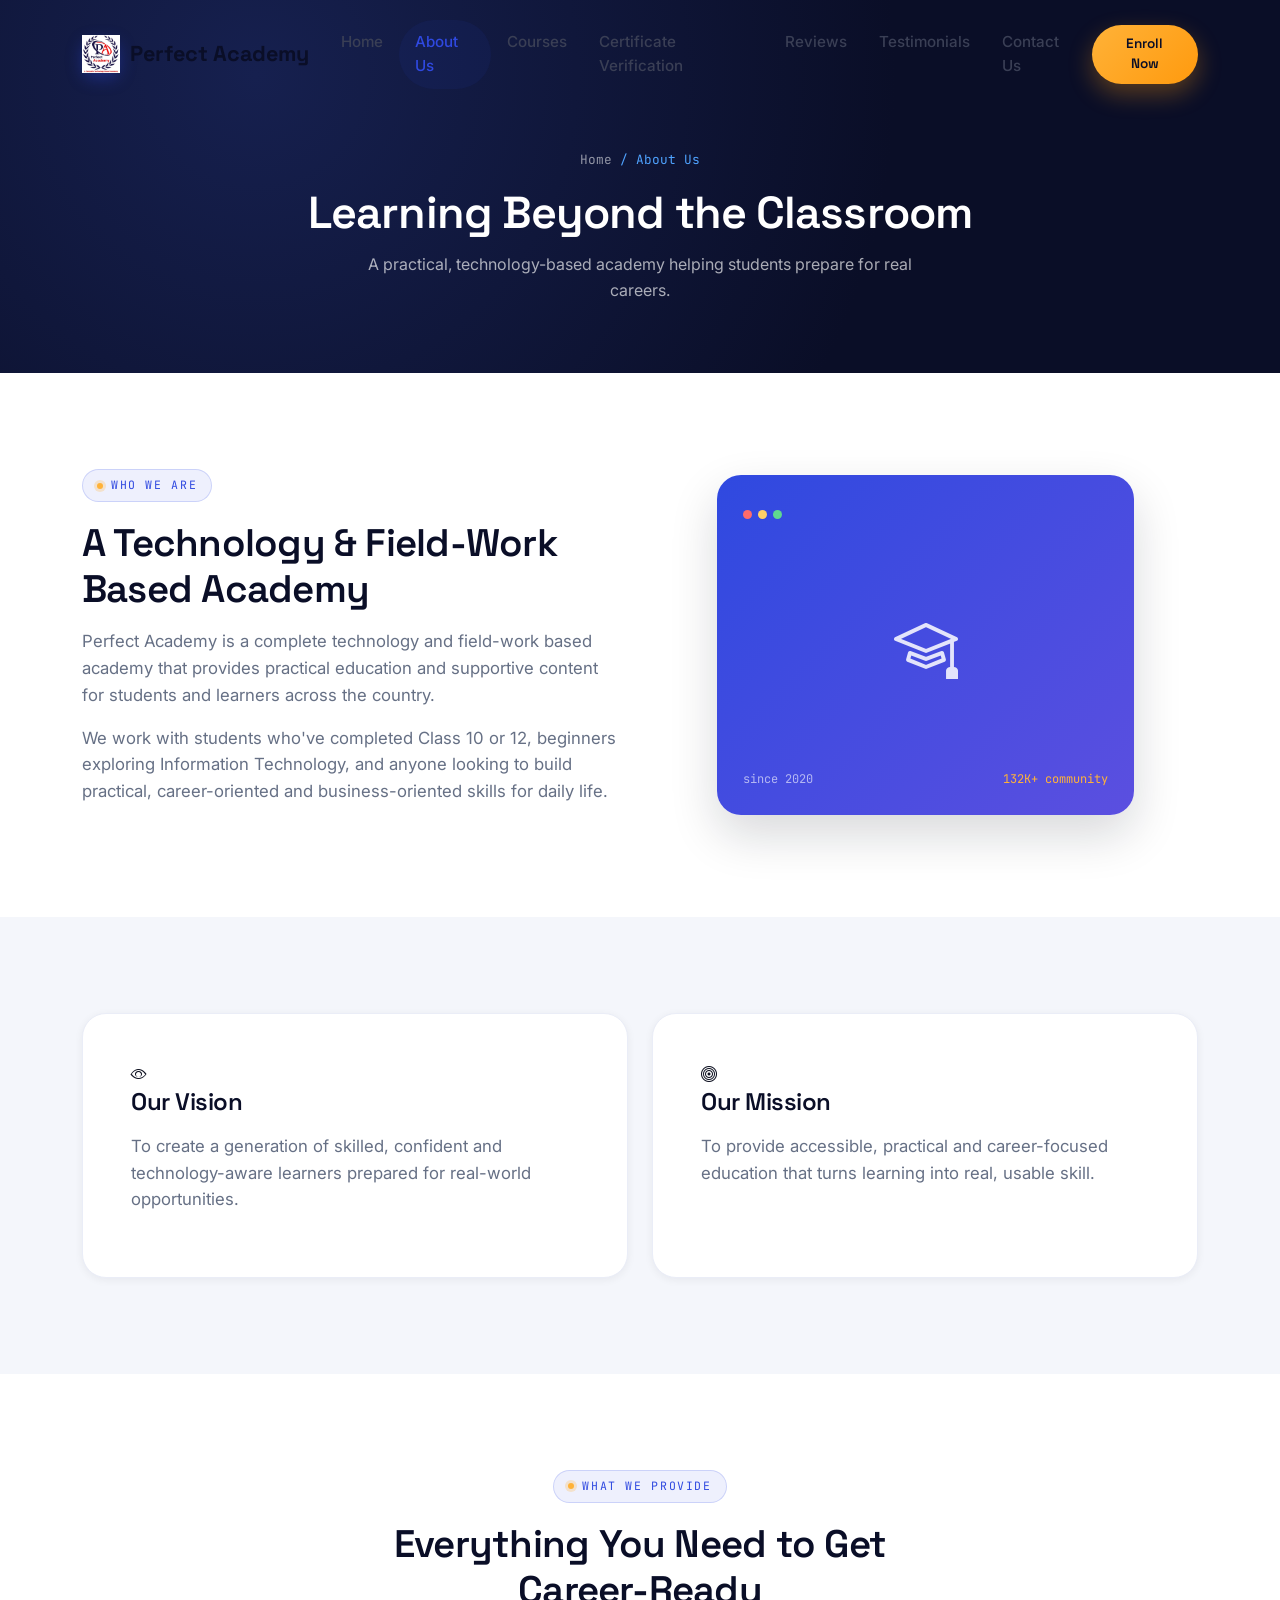
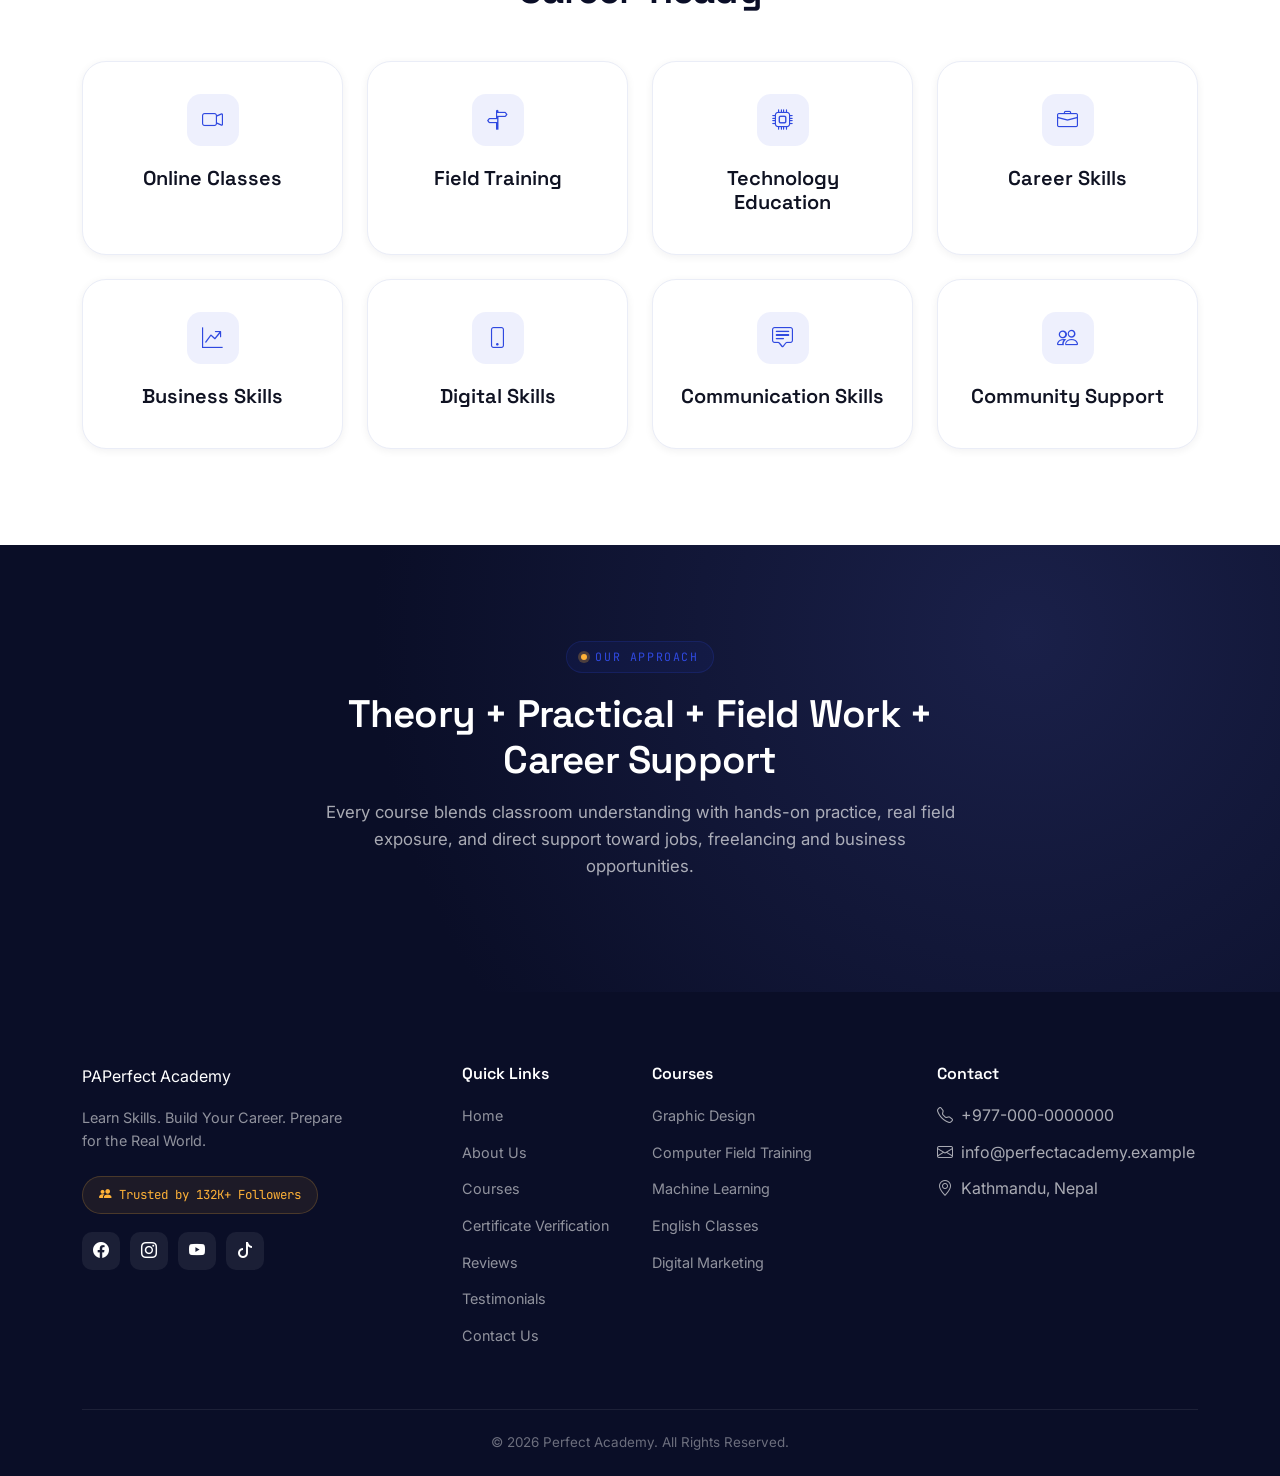
<file: about.html>
<!DOCTYPE html>
<html lang="en">
<head>
<meta charset="UTF-8">
<meta name="viewport" content="width=device-width, initial-scale=1.0">
<title>About Us | Perfect Academy</title>
<meta name="description" content="Learn about Perfect Academy's vision, mission and practical, technology-based approach to education.">

<link rel="preconnect" href="https://fonts.googleapis.com">
<link href="https://fonts.googleapis.com/css2?family=Space+Grotesk:wght@500;600;700&family=Inter:wght@400;500;600;700&family=JetBrains+Mono:wght@400;500;700&display=swap" rel="stylesheet">
<link href="https://cdn.jsdelivr.net/npm/bootstrap@5.3.3/dist/css/bootstrap.min.css" rel="stylesheet">
<link rel="stylesheet" href="https://cdn.jsdelivr.net/npm/bootstrap-icons@1.11.3/font/bootstrap-icons.css">
<link rel="stylesheet" href="style.css">
<link rel="stylesheet" href="responsive.css">
</head>
<body>

<!-- ================= NAVBAR ================= -->
<nav class="navbar navbar-expand-lg pa-navbar">
  <div class="container">
    <a class="navbar-brand" href="index.html"><span class="brand-mark"><img src="./Logo.png" alt=""></span> Perfect Academy</a>
    <button class="navbar-toggler" type="button" data-bs-toggle="collapse" data-bs-target="#paNav">
      <i class="bi bi-list fs-2"></i>
    </button>
    <div class="collapse navbar-collapse" id="paNav">
      <ul class="navbar-nav mx-auto">
        <li class="nav-item"><a class="nav-link" href="index.html">Home</a></li>
        <li class="nav-item"><a class="nav-link" href="about.html">About Us</a></li>
        <li class="nav-item"><a class="nav-link" href="courses.html">Courses</a></li>
        <li class="nav-item"><a class="nav-link" href="certificate.html">Certificate Verification</a></li>
        <li class="nav-item"><a class="nav-link" href="reviews.html">Reviews</a></li>
        <li class="nav-item"><a class="nav-link" href="testimonials.html">Testimonials</a></li>
        <li class="nav-item"><a class="nav-link" href="contact.html">Contact Us</a></li>
      </ul>
      <a href="contact.html" class="btn btn-cta btn-sm-pa d-lg-inline-flex">Enroll Now</a>
    </div>
  </div>
</nav>

<!-- ================= PAGE HEADER ================= -->
<header class="page-header">
  <div class="container">
    <div class="breadcrumb-pa"><a href="index.html">Home</a> / About Us</div>
    <h1>Learning Beyond the Classroom</h1>
    <p>A practical, technology-based academy helping students prepare for real careers.</p>
  </div>
</header>

<!-- ================= WHO WE ARE ================= -->
<section class="section-pad">
  <div class="container">
    <div class="row align-items-center g-5">
      <div class="col-lg-6 reveal">
        <div class="section-eyebrow">Who We Are</div>
        <h2 class="section-title">A Technology &amp; Field-Work Based Academy</h2>
        <p class="section-sub mb-3">Perfect Academy is a complete technology and field-work based academy that provides practical education and supportive content for students and learners across the country.</p>
        <p class="section-sub">We work with students who've completed Class 10 or 12, beginners exploring Information Technology, and anyone looking to build practical, career-oriented and business-oriented skills for daily life.</p>
      </div>
      <div class="col-lg-6 reveal">
        <div class="hero-panel hp-main" style="position:relative; height:340px; background:linear-gradient(135deg,var(--royal-600),var(--indigo-500)); border:none;">
          <div>
            <span class="code-dots"><span class="dot-r"></span><span class="dot-y"></span><span class="dot-g"></span></span>
          </div>
          <div class="text-center">
            <i class="bi bi-mortarboard" style="font-size:4rem; color:rgba(255,255,255,.85);"></i>
          </div>
          <div class="d-flex justify-content-between align-items-center">
            <span class="mono" style="color:rgba(255,255,255,.6); font-size:.75rem;">since 2020</span>
            <span class="mono" style="color:var(--amber-400); font-size:.75rem;">132K+ community</span>
          </div>
        </div>
      </div>
    </div>
  </div>
</section>

<!-- ================= VISION / MISSION ================= -->
<section class="section-pad" style="background:var(--gray-50);">
  <div class="container">
    <div class="row g-4">
      <div class="col-md-6 reveal">
        <div class="pa-card p-4 p-lg-5 h-100">
          <div class="feature-ico"><i class="bi bi-eye"></i></div>
          <h3 class="font-display h4 mb-3">Our Vision</h3>
          <p class="section-sub">To create a generation of skilled, confident and technology-aware learners prepared for real-world opportunities.</p>
        </div>
      </div>
      <div class="col-md-6 reveal">
        <div class="pa-card p-4 p-lg-5 h-100">
          <div class="feature-ico"><i class="bi bi-bullseye"></i></div>
          <h3 class="font-display h4 mb-3">Our Mission</h3>
          <p class="section-sub">To provide accessible, practical and career-focused education that turns learning into real, usable skill.</p>
        </div>
      </div>
    </div>
  </div>
</section>

<!-- ================= WHAT WE PROVIDE ================= -->
<section class="section-pad">
  <div class="container">
    <div class="text-center mx-auto mb-5 reveal" style="max-width:600px;">
      <div class="section-eyebrow justify-content-center">What We Provide</div>
      <h2 class="section-title">Everything You Need to Get Career-Ready</h2>
    </div>
    <div class="row g-4">
      <div class="col-sm-6 col-lg-3 reveal">
        <div class="pa-card feature-card text-center">
          <div class="feature-ico mx-auto"><i class="bi bi-camera-video"></i></div>
          <h5>Online Classes</h5>
        </div>
      </div>
      <div class="col-sm-6 col-lg-3 reveal">
        <div class="pa-card feature-card text-center">
          <div class="feature-ico mx-auto"><i class="bi bi-signpost-split"></i></div>
          <h5>Field Training</h5>
        </div>
      </div>
      <div class="col-sm-6 col-lg-3 reveal">
        <div class="pa-card feature-card text-center">
          <div class="feature-ico mx-auto"><i class="bi bi-cpu"></i></div>
          <h5>Technology Education</h5>
        </div>
      </div>
      <div class="col-sm-6 col-lg-3 reveal">
        <div class="pa-card feature-card text-center">
          <div class="feature-ico mx-auto"><i class="bi bi-briefcase"></i></div>
          <h5>Career Skills</h5>
        </div>
      </div>
      <div class="col-sm-6 col-lg-3 reveal">
        <div class="pa-card feature-card text-center">
          <div class="feature-ico mx-auto"><i class="bi bi-graph-up-arrow"></i></div>
          <h5>Business Skills</h5>
        </div>
      </div>
      <div class="col-sm-6 col-lg-3 reveal">
        <div class="pa-card feature-card text-center">
          <div class="feature-ico mx-auto"><i class="bi bi-phone"></i></div>
          <h5>Digital Skills</h5>
        </div>
      </div>
      <div class="col-sm-6 col-lg-3 reveal">
        <div class="pa-card feature-card text-center">
          <div class="feature-ico mx-auto"><i class="bi bi-chat-square-text"></i></div>
          <h5>Communication Skills</h5>
        </div>
      </div>
      <div class="col-sm-6 col-lg-3 reveal">
        <div class="pa-card feature-card text-center">
          <div class="feature-ico mx-auto"><i class="bi bi-people"></i></div>
          <h5>Community Support</h5>
        </div>
      </div>
    </div>
  </div>
</section>

<!-- ================= OUR APPROACH ================= -->
<section class="section-pad dark-section">
  <div class="container text-center reveal" style="max-width:700px;">
    <div class="section-eyebrow justify-content-center">Our Approach</div>
    <h2 class="section-title">Theory + Practical + Field Work + Career Support</h2>
    <p class="section-sub mx-auto">Every course blends classroom understanding with hands-on practice, real field exposure, and direct support toward jobs, freelancing and business opportunities.</p>
  </div>
</section>

<!-- ================= FOOTER ================= -->
<footer class="pa-footer">
  <div class="container">
    <div class="row g-4">
      <div class="col-lg-4">
        <div class="foot-brand">
          <a href="index.html" class="navbar-brand text-white mb-3 d-inline-flex"><span class="brand-mark">PA</span> Perfect Academy</a>
          <p>Learn Skills. Build Your Career. Prepare for the Real World.</p>
          <div class="foot-trust"><i class="bi bi-people-fill"></i> Trusted by 132K+ Followers</div>
          <div class="social-row">
            <a href="#"><i class="bi bi-facebook"></i></a>
            <a href="#"><i class="bi bi-instagram"></i></a>
            <a href="#"><i class="bi bi-youtube"></i></a>
            <a href="#"><i class="bi bi-tiktok"></i></a>
          </div>
        </div>
      </div>
      <div class="col-6 col-lg-2">
        <h6>Quick Links</h6>
        <ul>
          <li><a href="index.html">Home</a></li>
          <li><a href="about.html">About Us</a></li>
          <li><a href="courses.html">Courses</a></li>
          <li><a href="certificate.html">Certificate Verification</a></li>
          <li><a href="reviews.html">Reviews</a></li>
          <li><a href="testimonials.html">Testimonials</a></li>
          <li><a href="contact.html">Contact Us</a></li>
        </ul>
      </div>
      <div class="col-6 col-lg-3">
        <h6>Courses</h6>
        <ul>
          <li><a href="courses.html">Graphic Design</a></li>
          <li><a href="courses.html">Computer Field Training</a></li>
          <li><a href="courses.html">Machine Learning</a></li>
          <li><a href="courses.html">English Classes</a></li>
          <li><a href="courses.html">Digital Marketing</a></li>
        </ul>
      </div>
      <div class="col-lg-3">
        <h6>Contact</h6>
        <ul>
          <li><i class="bi bi-telephone me-2"></i>+977-000-0000000</li>
          <li><i class="bi bi-envelope me-2"></i>info@perfectacademy.example</li>
          <li><i class="bi bi-geo-alt me-2"></i>Kathmandu, Nepal</li>
        </ul>
      </div>
    </div>
    <div class="foot-bottom">© 2026 Perfect Academy. All Rights Reserved.</div>
  </div>
</footer>

<button id="backToTop" aria-label="Back to top"><i class="bi bi-arrow-up"></i></button>

<script src="https://code.jquery.com/jquery-3.7.1.min.js"></script>
<script src="https://cdn.jsdelivr.net/npm/bootstrap@5.3.3/dist/js/bootstrap.bundle.min.js"></script>
<script src="main.js"></script>
</body>
</html>
</file>
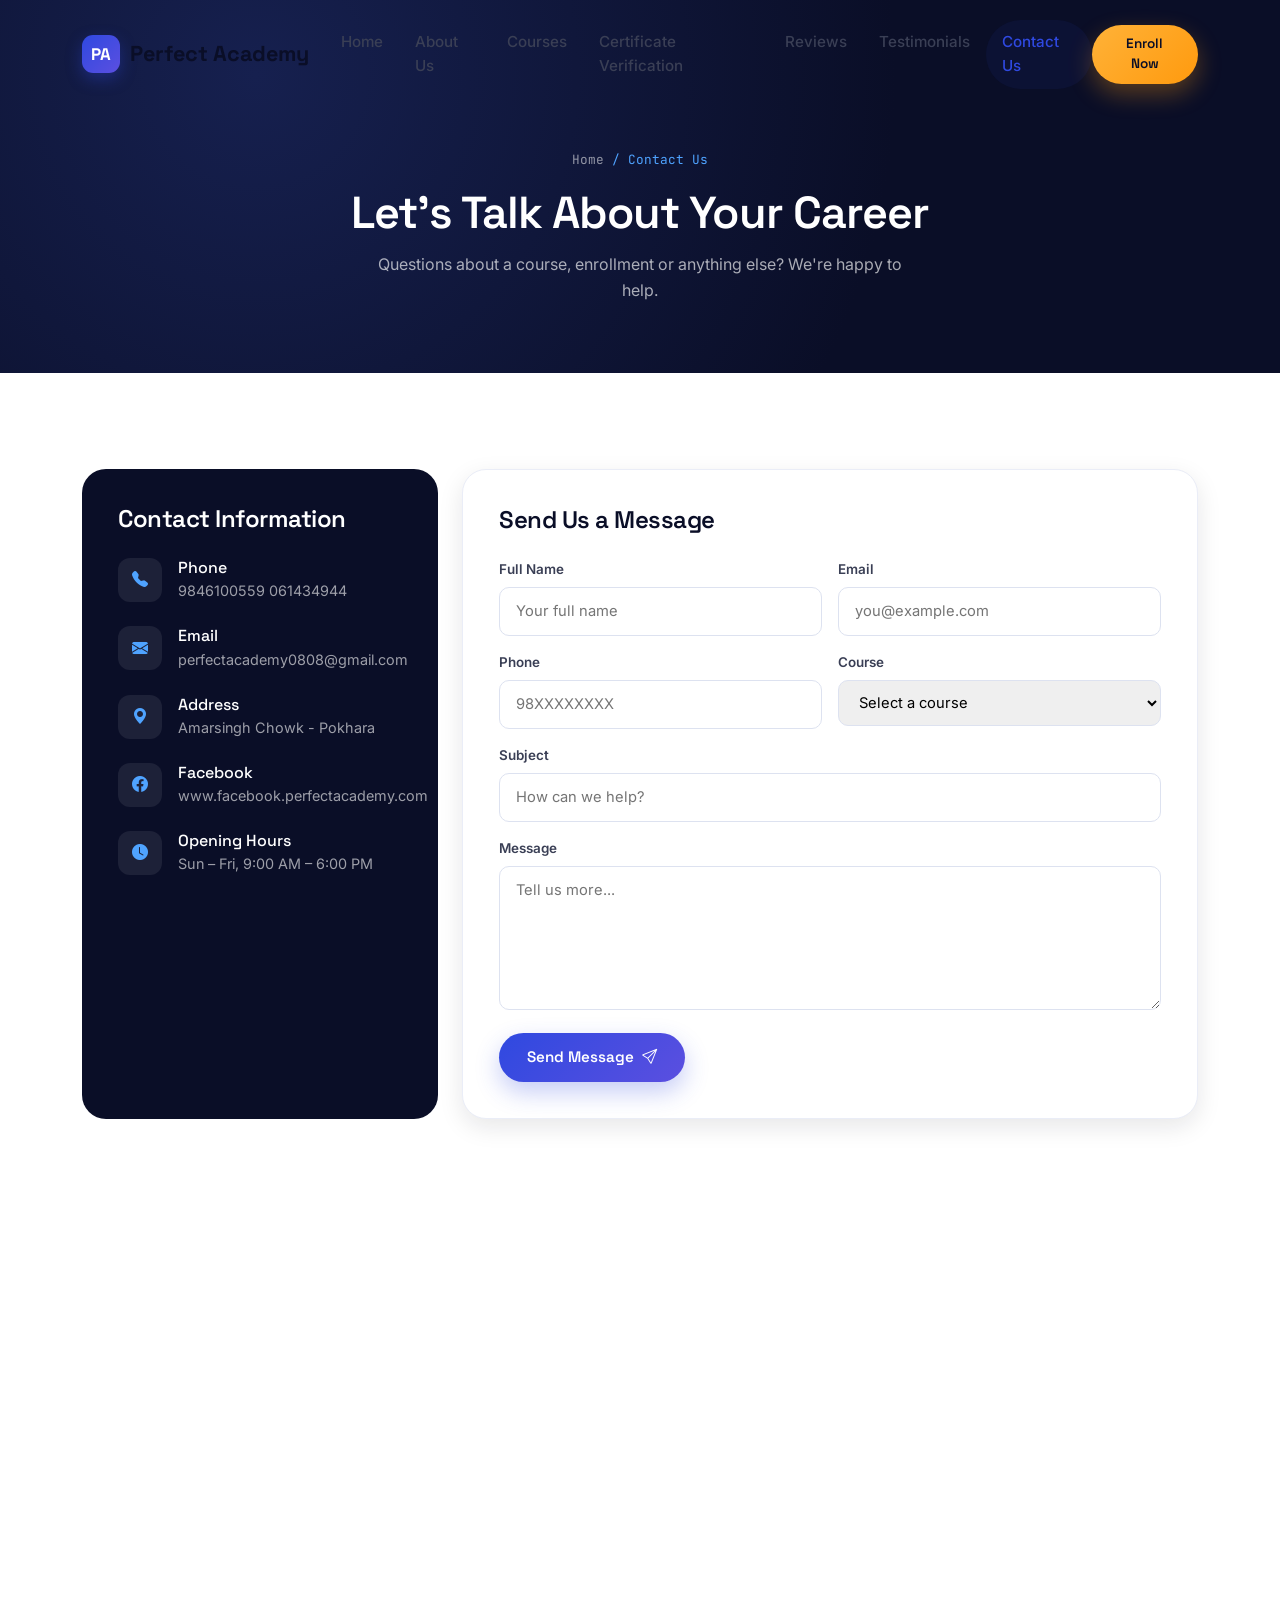
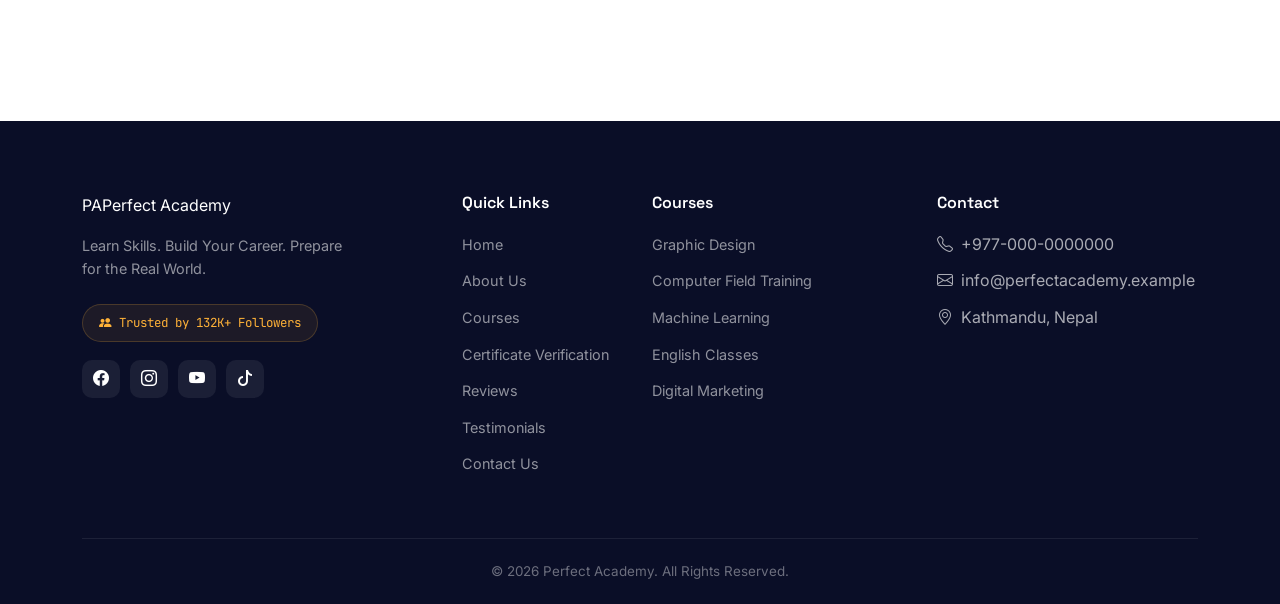
<file: contact.html>
<!doctype html>
<html lang="en">
  <head>
    <meta charset="UTF-8" />
    <meta name="viewport" content="width=device-width, initial-scale=1.0" />
    <title>Contact Us | Perfect Academy</title>
    <meta
      name="description"
      content="Get in touch with Perfect Academy for enrollment, course details or any questions."
    />

    <link rel="preconnect" href="https://fonts.googleapis.com" />
    <link
      href="https://fonts.googleapis.com/css2?family=Space+Grotesk:wght@500;600;700&family=Inter:wght@400;500;600;700&family=JetBrains+Mono:wght@400;500;700&display=swap"
      rel="stylesheet"
    />
    <link
      href="https://cdn.jsdelivr.net/npm/bootstrap@5.3.3/dist/css/bootstrap.min.css"
      rel="stylesheet"
    />
    <link
      rel="stylesheet"
      href="https://cdn.jsdelivr.net/npm/bootstrap-icons@1.11.3/font/bootstrap-icons.css"
    />
    <link rel="stylesheet" href="style.css" />
    <link rel="stylesheet" href="responsive.css" />
  </head>
  <body>
    <!-- ================= NAVBAR ================= -->
    <nav class="navbar navbar-expand-lg pa-navbar">
      <div class="container">
        <a class="navbar-brand" href="index.html"
          ><span class="brand-mark">PA</span> Perfect Academy</a
        >
        <button
          class="navbar-toggler"
          type="button"
          data-bs-toggle="collapse"
          data-bs-target="#paNav"
        >
          <i class="bi bi-list fs-2"></i>
        </button>
        <div class="collapse navbar-collapse" id="paNav">
          <ul class="navbar-nav mx-auto">
            <li class="nav-item">
              <a class="nav-link" href="index.html">Home</a>
            </li>
            <li class="nav-item">
              <a class="nav-link" href="about.html">About Us</a>
            </li>
            <li class="nav-item">
              <a class="nav-link" href="courses.html">Courses</a>
            </li>
            <li class="nav-item">
              <a class="nav-link" href="certificate.html"
                >Certificate Verification</a
              >
            </li>
            <li class="nav-item">
              <a class="nav-link" href="reviews.html">Reviews</a>
            </li>
            <li class="nav-item">
              <a class="nav-link" href="testimonials.html">Testimonials</a>
            </li>
            <li class="nav-item">
              <a class="nav-link" href="contact.html">Contact Us</a>
            </li>
          </ul>
          <a href="contact.html" class="btn btn-cta btn-sm-pa d-lg-inline-flex"
            >Enroll Now</a
          >
        </div>
      </div>
    </nav>

    <!-- ================= PAGE HEADER ================= -->
    <header class="page-header">
      <div class="container">
        <div class="breadcrumb-pa">
          <a href="index.html">Home</a> / Contact Us
        </div>
        <h1>Let's Talk About Your Career</h1>
        <p>
          Questions about a course, enrollment or anything else? We're happy to
          help.
        </p>
      </div>
    </header>

    <!-- ================= CONTACT CONTENT ================= -->
    <section class="section-pad">
      <div class="container">
        <div class="row g-4">
          <div class="col-lg-4 reveal">
            <div class="contact-info-card h-100">
              <h4 class="font-display text-white mb-4">Contact Information</h4>

              <div class="ci-item">
                <div class="ci-ico"><i class="bi bi-telephone-fill"></i></div>
                <div>
                  <h6>Phone</h6>
                  <p>9846100559 061434944</p>
                </div>
              </div>
              <div class="ci-item">
                <div class="ci-ico"><i class="bi bi-envelope-fill"></i></div>
                <div>
                  <h6>Email</h6>
                  <p>perfectacademy0808@gmail.com</p>
                </div>
              </div>
              <div class="ci-item">
                <div class="ci-ico"><i class="bi bi-geo-alt-fill"></i></div>
                <div>
                  <h6>Address</h6>
                  <p>Amarsingh Chowk - Pokhara </p>
                </div>
              </div>
              <div class="ci-item">
                <div class="ci-ico"><i class="bi bi-facebook"></i></div>
                <div>
                  <h6>Facebook</h6>
                  <p>www.facebook.perfectacademy.com</p>
                </div>
              </div>
              <div class="ci-item mb-0">
                <div class="ci-ico"><i class="bi bi-clock-fill"></i></div>
                <div>
                  <h6>Opening Hours</h6>
                  <p>Sun – Fri, 9:00 AM – 6:00 PM</p>
                </div>
              </div>
            </div>
          </div>

          <div class="col-lg-8 reveal">
            <div class="contact-form-card">
              <h3 class="font-display h4 mb-4">Send Us a Message</h3>

              <div
                id="contactSuccessMsg"
                class="alert alert-success"
                style="display: none; border-radius: var(--r-sm)"
              >
                <i class="bi bi-check-circle-fill me-2"></i>Thank you! Your
                message has been received (demo only — not sent anywhere).
              </div>

              <form id="contactForm" novalidate>
                <div class="row g-3">
                  <div class="col-md-6">
                    <label class="form-label-pa">Full Name</label>
                    <input
                      type="text"
                      class="form-control-pa"
                      id="cf_name"
                      placeholder="Your full name"
                    />
                    <div class="invalid-feedback-pa">
                      Please enter your name.
                    </div>
                  </div>
                  <div class="col-md-6">
                    <label class="form-label-pa">Email</label>
                    <input
                      type="email"
                      class="form-control-pa"
                      id="cf_email"
                      placeholder="you@example.com"
                    />
                    <div class="invalid-feedback-pa">
                      Please enter a valid email address.
                    </div>
                  </div>
                  <div class="col-md-6">
                    <label class="form-label-pa">Phone</label>
                    <input
                      type="text"
                      class="form-control-pa"
                      id="cf_phone"
                      placeholder="98XXXXXXXX"
                    />
                    <div class="invalid-feedback-pa">
                      Please enter a valid phone number.
                    </div>
                  </div>
                  <div class="col-md-6">
                    <label class="form-label-pa">Course</label>
                    <select class="form-control-pa" id="cf_course">
                      <option value="">Select a course</option>
                      <option>Graphic Design</option>
                      <option>Computer Field Training</option>
                      <option>Machine Learning</option>
                      <option>English Classes</option>
                      <option>Digital Marketing</option>
                      <option>General Inquiry</option>
                    </select>
                    <div class="invalid-feedback-pa">
                      Please select a course or inquiry type.
                    </div>
                  </div>
                  <div class="col-12">
                    <label class="form-label-pa">Subject</label>
                    <input
                      type="text"
                      class="form-control-pa"
                      id="cf_subject"
                      placeholder="How can we help?"
                    />
                    <div class="invalid-feedback-pa">
                      Please enter a subject (min. 3 characters).
                    </div>
                  </div>
                  <div class="col-12">
                    <label class="form-label-pa">Message</label>
                    <textarea
                      class="form-control-pa"
                      id="cf_message"
                      rows="5"
                      placeholder="Tell us more..."
                    ></textarea>
                    <div class="invalid-feedback-pa">
                      Please enter a message (min. 10 characters).
                    </div>
                  </div>
                  <div class="col-12">
                    <button type="submit" class="btn btn-primary-pa">
                      Send Message <i class="bi bi-send"></i>
                    </button>
                  </div>
                </div>
              </form>
            </div>
          </div>
        </div>
      </div>
    </section>

    <!-- ================= MAP PLACEHOLDER ================= -->
    <section class="pb-5">
      <div class="container">
        <iframe
          src="https://www.google.com/maps/embed?pb=!1m18!1m12!1m3!1d3516.086313134804!2d83.99841457494104!3d28.20469010338174!2m3!1f0!2f0!3f0!3m2!1i1024!2i768!4f13.1!3m3!1m2!1s0x3995950007fd82c5%3A0xa6d466979df9dc7d!2sPerfect%20Academy!5e0!3m2!1sen!2snp!4v1786691992439!5m2!1sen!2snp"
          width="1300"
          height="450"
          style="border: 0"
          allowfullscreen=""
          loading="lazy"
          referrerpolicy="strict-origin-when-cross-origin"
        ></iframe>
        <!-- <div class="map-placeholder reveal">
      <i class="bi bi-geo-alt" style="font-size:2.4rem;"></i>
      <div>
        <h5 class="text-white mb-1">Map Placeholder</h5>
        <p class="mb-0" style="color:rgba(255,255,255,.7); font-size:0.9rem;">Replace with Perfect Academy's actual Google Maps location.</p>
      </div>
    </div> -->
      </div>
    </section>

    <!-- ================= FOOTER ================= -->
    <footer class="pa-footer">
      <div class="container">
        <div class="row g-4">
          <div class="col-lg-4">
            <div class="foot-brand">
              <a
                href="index.html"
                class="navbar-brand text-white mb-3 d-inline-flex"
                ><span class="brand-mark">PA</span> Perfect Academy</a
              >
              <p>
                Learn Skills. Build Your Career. Prepare for the Real World.
              </p>
              <div class="foot-trust">
                <i class="bi bi-people-fill"></i> Trusted by 132K+ Followers
              </div>
              <div class="social-row">
                <a href="#"><i class="bi bi-facebook"></i></a>
                <a href="#"><i class="bi bi-instagram"></i></a>
                <a href="#"><i class="bi bi-youtube"></i></a>
                <a href="#"><i class="bi bi-tiktok"></i></a>
              </div>
            </div>
          </div>
          <div class="col-6 col-lg-2">
            <h6>Quick Links</h6>
            <ul>
              <li><a href="index.html">Home</a></li>
              <li><a href="about.html">About Us</a></li>
              <li><a href="courses.html">Courses</a></li>
              <li><a href="certificate.html">Certificate Verification</a></li>
              <li><a href="reviews.html">Reviews</a></li>
              <li><a href="testimonials.html">Testimonials</a></li>
              <li><a href="contact.html">Contact Us</a></li>
            </ul>
          </div>
          <div class="col-6 col-lg-3">
            <h6>Courses</h6>
            <ul>
              <li><a href="courses.html">Graphic Design</a></li>
              <li><a href="courses.html">Computer Field Training</a></li>
              <li><a href="courses.html">Machine Learning</a></li>
              <li><a href="courses.html">English Classes</a></li>
              <li><a href="courses.html">Digital Marketing</a></li>
            </ul>
          </div>
          <div class="col-lg-3">
            <h6>Contact</h6>
            <ul>
              <li><i class="bi bi-telephone me-2"></i>+977-000-0000000</li>
              <li>
                <i class="bi bi-envelope me-2"></i>info@perfectacademy.example
              </li>
              <li><i class="bi bi-geo-alt me-2"></i>Kathmandu, Nepal</li>
            </ul>
          </div>
        </div>
        <div class="foot-bottom">
          © 2026 Perfect Academy. All Rights Reserved.
        </div>
      </div>
    </footer>

    <button id="backToTop" aria-label="Back to top">
      <i class="bi bi-arrow-up"></i>
    </button>

    <script src="https://code.jquery.com/jquery-3.7.1.min.js"></script>
    <script src="https://cdn.jsdelivr.net/npm/bootstrap@5.3.3/dist/js/bootstrap.bundle.min.js"></script>
    <script src="main.js"></script>
    <script src="validation.js"></script>
  </body>
</html>
</file>
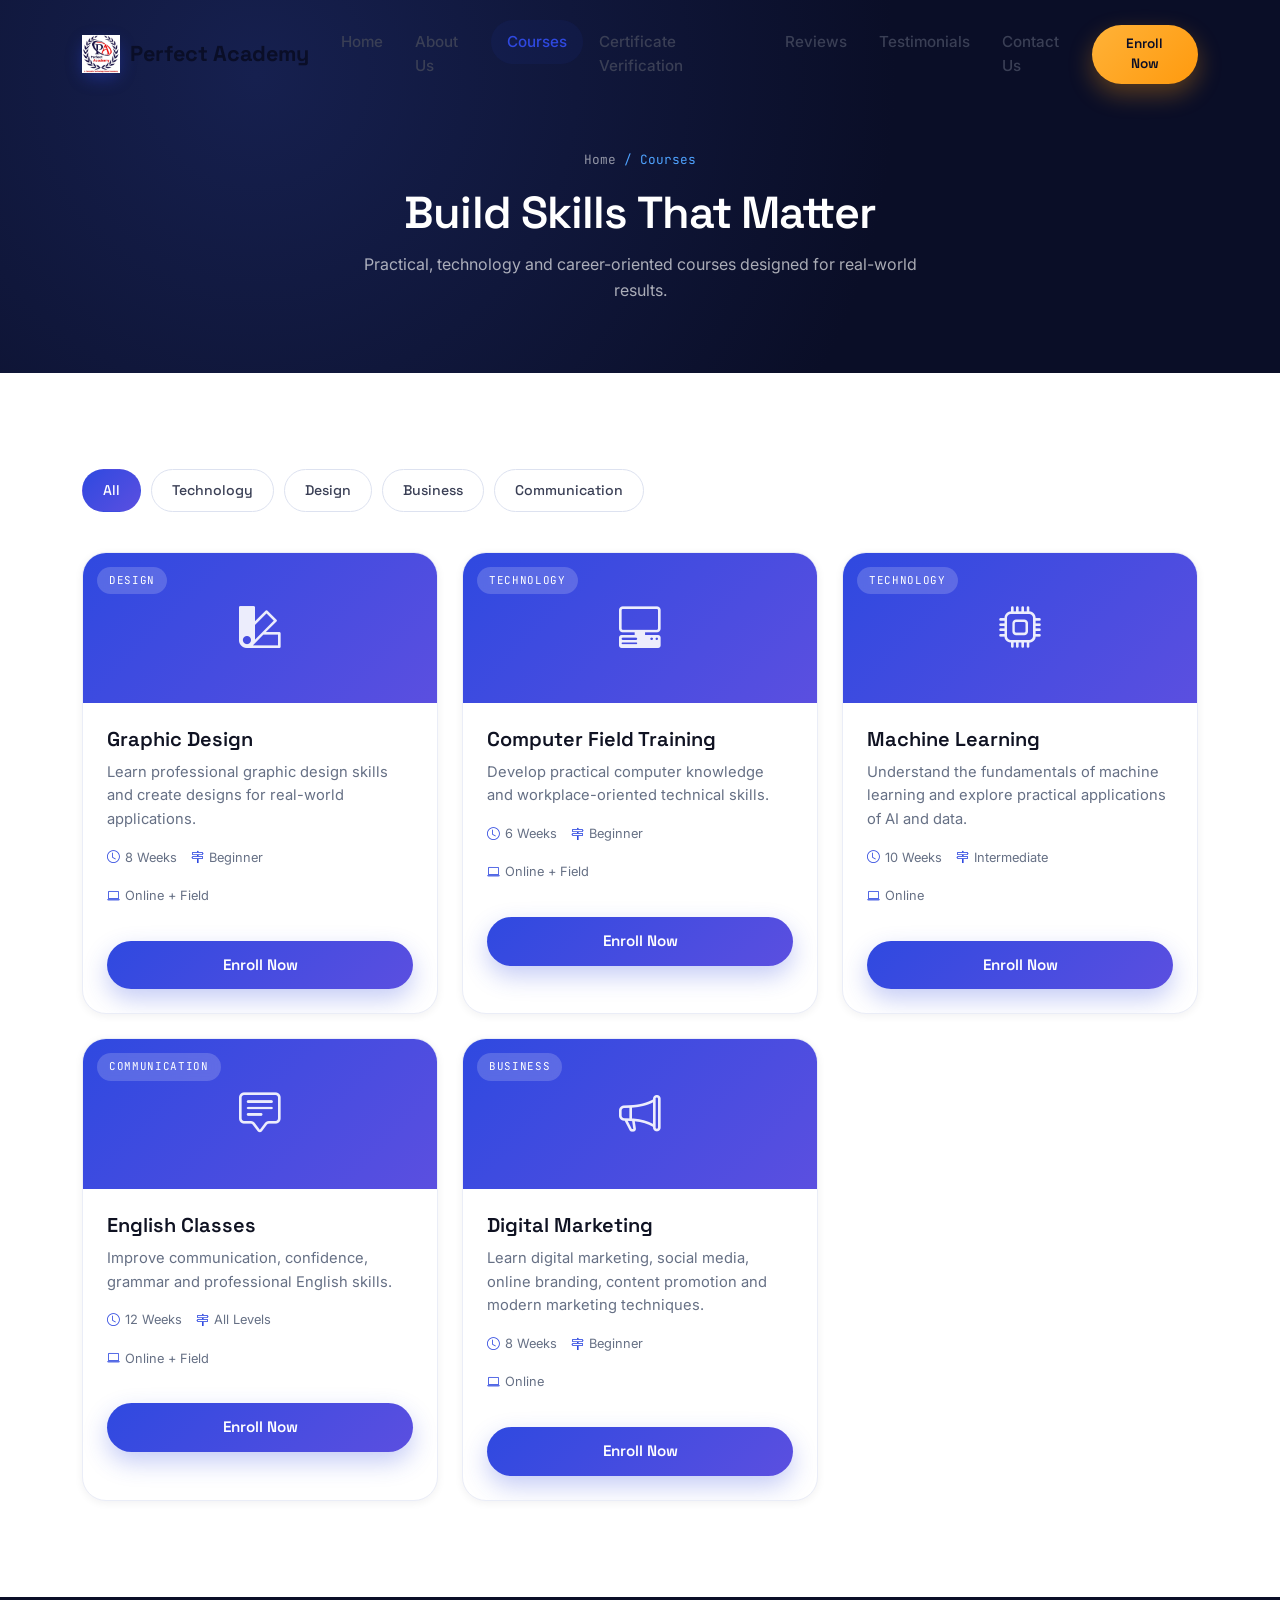
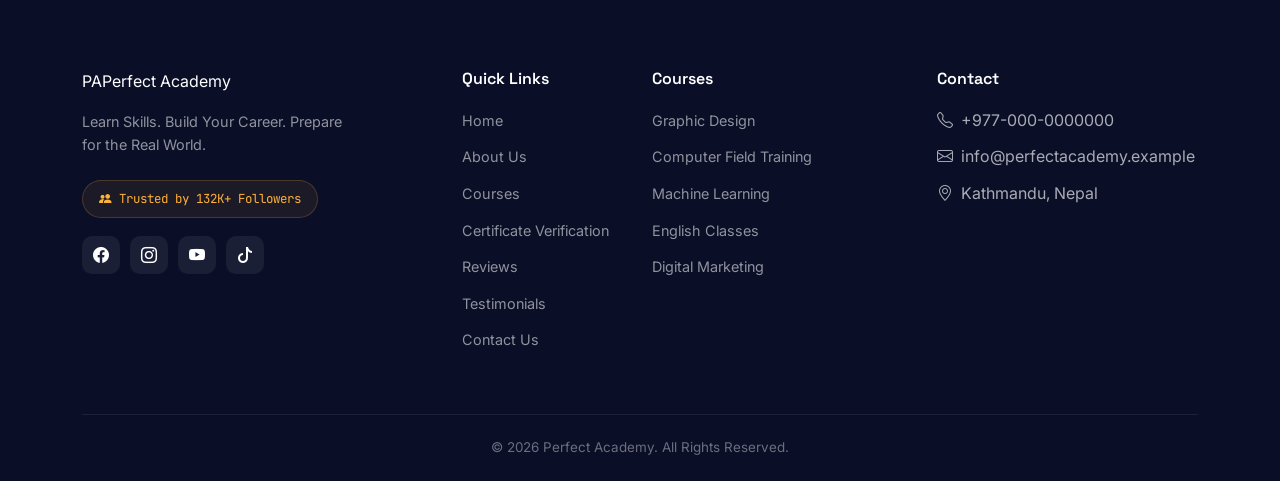
<file: courses.html>
<!DOCTYPE html>
<html lang="en">
<head>
<meta charset="UTF-8">
<meta name="viewport" content="width=device-width, initial-scale=1.0">
<title>Courses | Perfect Academy</title>
<meta name="description" content="Explore Perfect Academy's practical, career-oriented courses in Graphic Design, Computer Training, Machine Learning, English and Digital Marketing.">

<link rel="preconnect" href="https://fonts.googleapis.com">
<link href="https://fonts.googleapis.com/css2?family=Space+Grotesk:wght@500;600;700&family=Inter:wght@400;500;600;700&family=JetBrains+Mono:wght@400;500;700&display=swap" rel="stylesheet">
<link href="https://cdn.jsdelivr.net/npm/bootstrap@5.3.3/dist/css/bootstrap.min.css" rel="stylesheet">
<link rel="stylesheet" href="https://cdn.jsdelivr.net/npm/bootstrap-icons@1.11.3/font/bootstrap-icons.css">
<link rel="stylesheet" href="style.css">
<link rel="stylesheet" href="responsive.css">
</head>
<body>

<!-- ================= NAVBAR ================= -->
<nav class="navbar navbar-expand-lg pa-navbar">
  <div class="container">
    <a class="navbar-brand" href="index.html"><span class="brand-mark"><img src="./Logo.png" alt=""></span> Perfect Academy</a>
    <button class="navbar-toggler" type="button" data-bs-toggle="collapse" data-bs-target="#paNav">
      <i class="bi bi-list fs-2"></i>
    </button>
    <div class="collapse navbar-collapse" id="paNav">
      <ul class="navbar-nav mx-auto">
        <li class="nav-item"><a class="nav-link" href="index.html">Home</a></li>
        <li class="nav-item"><a class="nav-link" href="about.html">About Us</a></li>
        <li class="nav-item"><a class="nav-link" href="courses.html">Courses</a></li>
        <li class="nav-item"><a class="nav-link" href="certificate.html">Certificate Verification</a></li>
        <li class="nav-item"><a class="nav-link" href="reviews.html">Reviews</a></li>
        <li class="nav-item"><a class="nav-link" href="testimonials.html">Testimonials</a></li>
        <li class="nav-item"><a class="nav-link" href="contact.html">Contact Us</a></li>
      </ul>
      <a href="contact.html" class="btn btn-cta btn-sm-pa d-lg-inline-flex">Enroll Now</a>
    </div>
  </div>
</nav>

<!-- ================= PAGE HEADER ================= -->
<header class="page-header">
  <div class="container">
    <div class="breadcrumb-pa"><a href="index.html">Home</a> / Courses</div>
    <h1>Build Skills That Matter</h1>
    <p>Practical, technology and career-oriented courses designed for real-world results.</p>
  </div>
</header>

<!-- ================= COURSES GRID ================= -->
<section class="section-pad">
  <div class="container">

    <div class="filter-pills reveal">
      <button class="filter-pill active" data-filter="all">All</button>
      <button class="filter-pill" data-filter="technology">Technology</button>
      <button class="filter-pill" data-filter="design">Design</button>
      <button class="filter-pill" data-filter="business">Business</button>
      <button class="filter-pill" data-filter="communication">Communication</button>
    </div>

    <div class="row g-4" id="coursesGrid">

      <div class="col-md-6 col-lg-4 course-item" data-category="design">
        <div class="pa-card course-card reveal">
          <div class="course-thumb thumb-1">
            <span class="badge-cat">Design</span>
            <i class="bi bi-palette2"></i>
          </div>
          <div class="course-body">
            <h5>Graphic Design</h5>
            <p>Learn professional graphic design skills and create designs for real-world applications.</p>
            <div class="course-meta">
              <span><i class="bi bi-clock"></i> 8 Weeks</span>
              <span><i class="bi bi-signpost-2"></i> Beginner</span>
            </div>
            <div class="course-meta">
              <span><i class="bi bi-laptop"></i> Online + Field</span>
            </div>
            <a href="contact.html" class="btn btn-primary-pa mt-3">Enroll Now</a>
          </div>
        </div>
      </div>

      <div class="col-md-6 col-lg-4 course-item" data-category="technology">
        <div class="pa-card course-card reveal">
          <div class="course-thumb thumb-2">
            <span class="badge-cat">Technology</span>
            <i class="bi bi-pc-display-horizontal"></i>
          </div>
          <div class="course-body">
            <h5>Computer Field Training</h5>
            <p>Develop practical computer knowledge and workplace-oriented technical skills.</p>
            <div class="course-meta">
              <span><i class="bi bi-clock"></i> 6 Weeks</span>
              <span><i class="bi bi-signpost-2"></i> Beginner</span>
            </div>
            <div class="course-meta">
              <span><i class="bi bi-laptop"></i> Online + Field</span>
            </div>
            <a href="contact.html" class="btn btn-primary-pa mt-3">Enroll Now</a>
          </div>
        </div>
      </div>

      <div class="col-md-6 col-lg-4 course-item" data-category="technology">
        <div class="pa-card course-card reveal">
          <div class="course-thumb thumb-3">
            <span class="badge-cat">Technology</span>
            <i class="bi bi-cpu"></i>
          </div>
          <div class="course-body">
            <h5>Machine Learning</h5>
            <p>Understand the fundamentals of machine learning and explore practical applications of AI and data.</p>
            <div class="course-meta">
              <span><i class="bi bi-clock"></i> 10 Weeks</span>
              <span><i class="bi bi-signpost-2"></i> Intermediate</span>
            </div>
            <div class="course-meta">
              <span><i class="bi bi-laptop"></i> Online</span>
            </div>
            <a href="contact.html" class="btn btn-primary-pa mt-3">Enroll Now</a>
          </div>
        </div>
      </div>

      <div class="col-md-6 col-lg-4 course-item" data-category="communication">
        <div class="pa-card course-card reveal">
          <div class="course-thumb thumb-4">
            <span class="badge-cat">Communication</span>
            <i class="bi bi-chat-square-text"></i>
          </div>
          <div class="course-body">
            <h5>English Classes</h5>
            <p>Improve communication, confidence, grammar and professional English skills.</p>
            <div class="course-meta">
              <span><i class="bi bi-clock"></i> 12 Weeks</span>
              <span><i class="bi bi-signpost-2"></i> All Levels</span>
            </div>
            <div class="course-meta">
              <span><i class="bi bi-laptop"></i> Online + Field</span>
            </div>
            <a href="contact.html" class="btn btn-primary-pa mt-3">Enroll Now</a>
          </div>
        </div>
      </div>

      <div class="col-md-6 col-lg-4 course-item" data-category="business">
        <div class="pa-card course-card reveal">
          <div class="course-thumb thumb-5">
            <span class="badge-cat">Business</span>
            <i class="bi bi-megaphone"></i>
          </div>
          <div class="course-body">
            <h5>Digital Marketing</h5>
            <p>Learn digital marketing, social media, online branding, content promotion and modern marketing techniques.</p>
            <div class="course-meta">
              <span><i class="bi bi-clock"></i> 8 Weeks</span>
              <span><i class="bi bi-signpost-2"></i> Beginner</span>
            </div>
            <div class="course-meta">
              <span><i class="bi bi-laptop"></i> Online</span>
            </div>
            <a href="contact.html" class="btn btn-primary-pa mt-3">Enroll Now</a>
          </div>
        </div>
      </div>

    </div>

    <p id="noCoursesMsg" class="text-center section-sub mt-5" style="display:none;">
      No courses found in this category yet — check back soon or explore all courses.
    </p>
  </div>
</section>

<!-- ================= FOOTER ================= -->
<footer class="pa-footer">
  <div class="container">
    <div class="row g-4">
      <div class="col-lg-4">
        <div class="foot-brand">
          <a href="index.html" class="navbar-brand text-white mb-3 d-inline-flex"><span class="brand-mark">PA</span> Perfect Academy</a>
          <p>Learn Skills. Build Your Career. Prepare for the Real World.</p>
          <div class="foot-trust"><i class="bi bi-people-fill"></i> Trusted by 132K+ Followers</div>
          <div class="social-row">
            <a href="#"><i class="bi bi-facebook"></i></a>
            <a href="#"><i class="bi bi-instagram"></i></a>
            <a href="#"><i class="bi bi-youtube"></i></a>
            <a href="#"><i class="bi bi-tiktok"></i></a>
          </div>
        </div>
      </div>
      <div class="col-6 col-lg-2">
        <h6>Quick Links</h6>
        <ul>
          <li><a href="index.html">Home</a></li>
          <li><a href="about.html">About Us</a></li>
          <li><a href="courses.html">Courses</a></li>
          <li><a href="certificate.html">Certificate Verification</a></li>
          <li><a href="reviews.html">Reviews</a></li>
          <li><a href="testimonials.html">Testimonials</a></li>
          <li><a href="contact.html">Contact Us</a></li>
        </ul>
      </div>
      <div class="col-6 col-lg-3">
        <h6>Courses</h6>
        <ul>
          <li><a href="courses.html">Graphic Design</a></li>
          <li><a href="courses.html">Computer Field Training</a></li>
          <li><a href="courses.html">Machine Learning</a></li>
          <li><a href="courses.html">English Classes</a></li>
          <li><a href="courses.html">Digital Marketing</a></li>
        </ul>
      </div>
      <div class="col-lg-3">
        <h6>Contact</h6>
        <ul>
          <li><i class="bi bi-telephone me-2"></i>+977-000-0000000</li>
          <li><i class="bi bi-envelope me-2"></i>info@perfectacademy.example</li>
          <li><i class="bi bi-geo-alt me-2"></i>Kathmandu, Nepal</li>
        </ul>
      </div>
    </div>
    <div class="foot-bottom">© 2026 Perfect Academy. All Rights Reserved.</div>
  </div>
</footer>

<button id="backToTop" aria-label="Back to top"><i class="bi bi-arrow-up"></i></button>

<script src="https://code.jquery.com/jquery-3.7.1.min.js"></script>
<script src="https://cdn.jsdelivr.net/npm/bootstrap@5.3.3/dist/js/bootstrap.bundle.min.js"></script>
<script src="main.js"></script>
<script src="courses.js"></script>
</body>
</html>
</file>
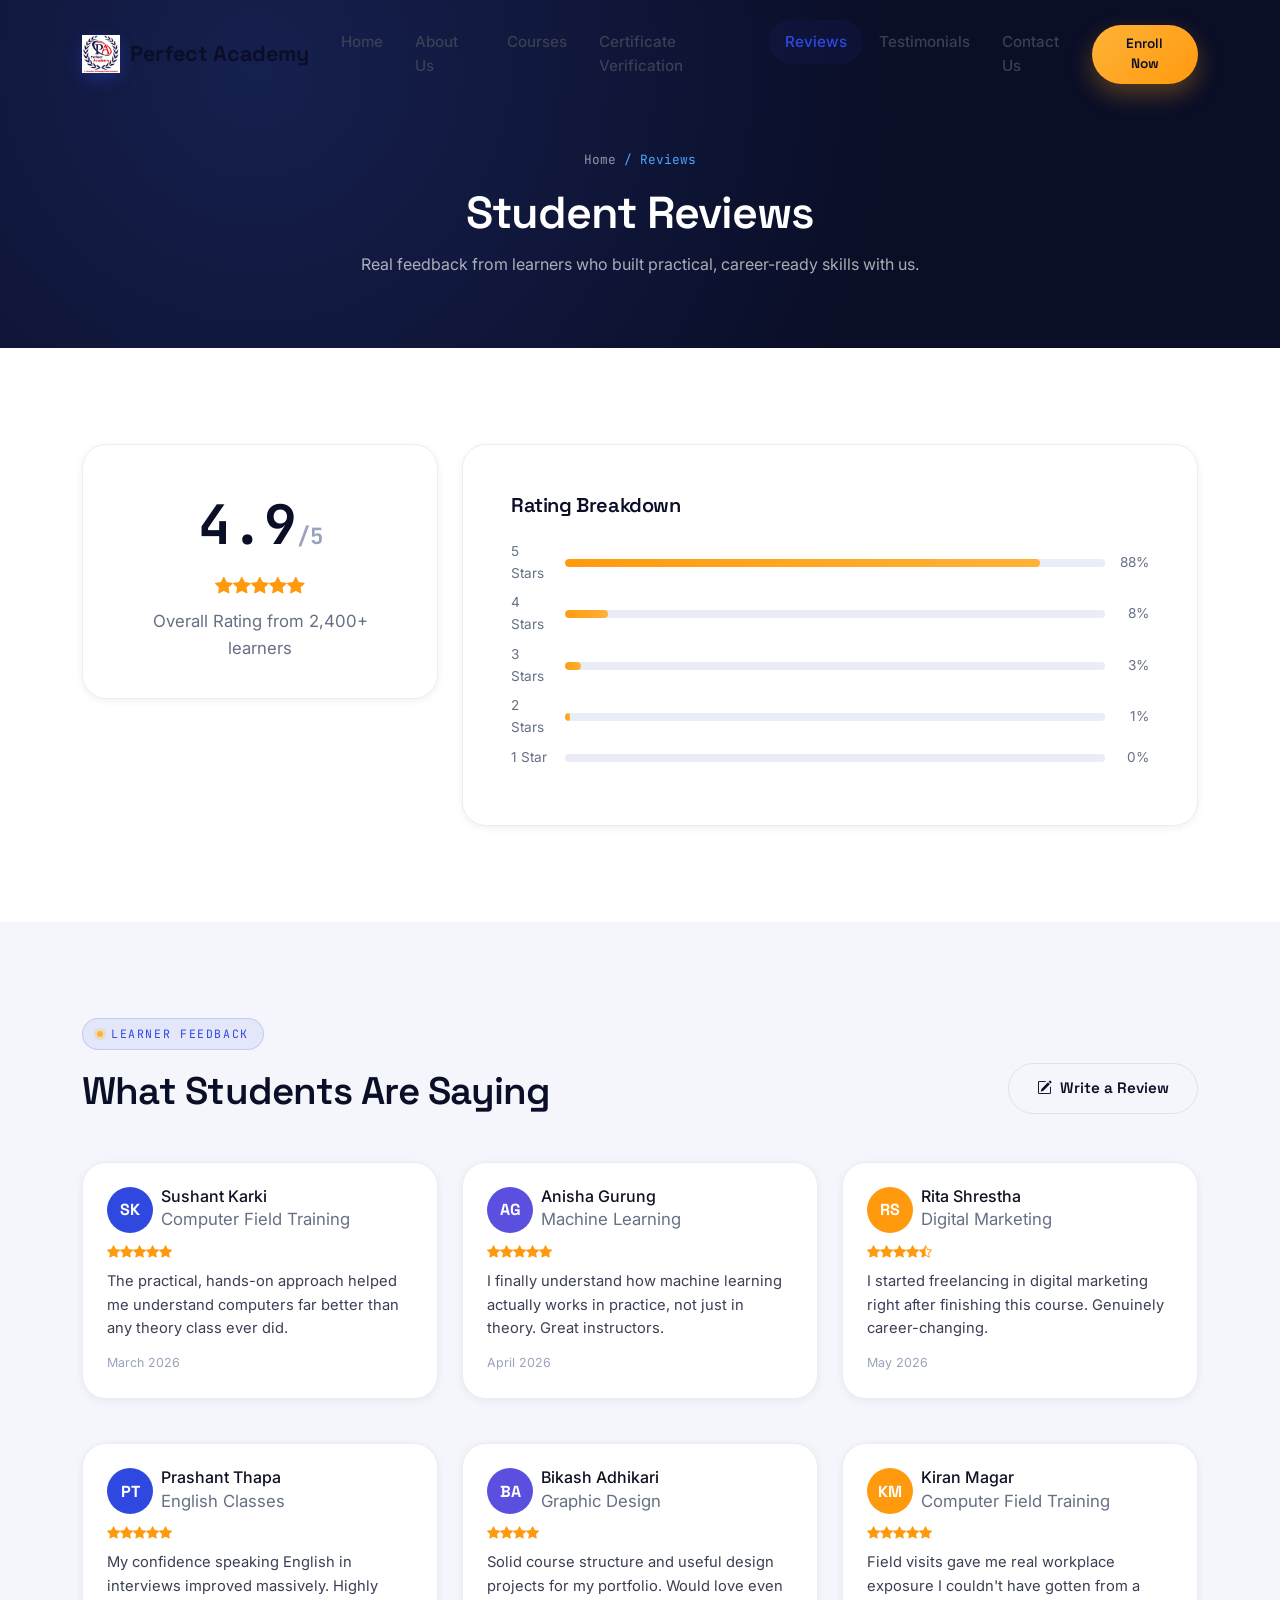
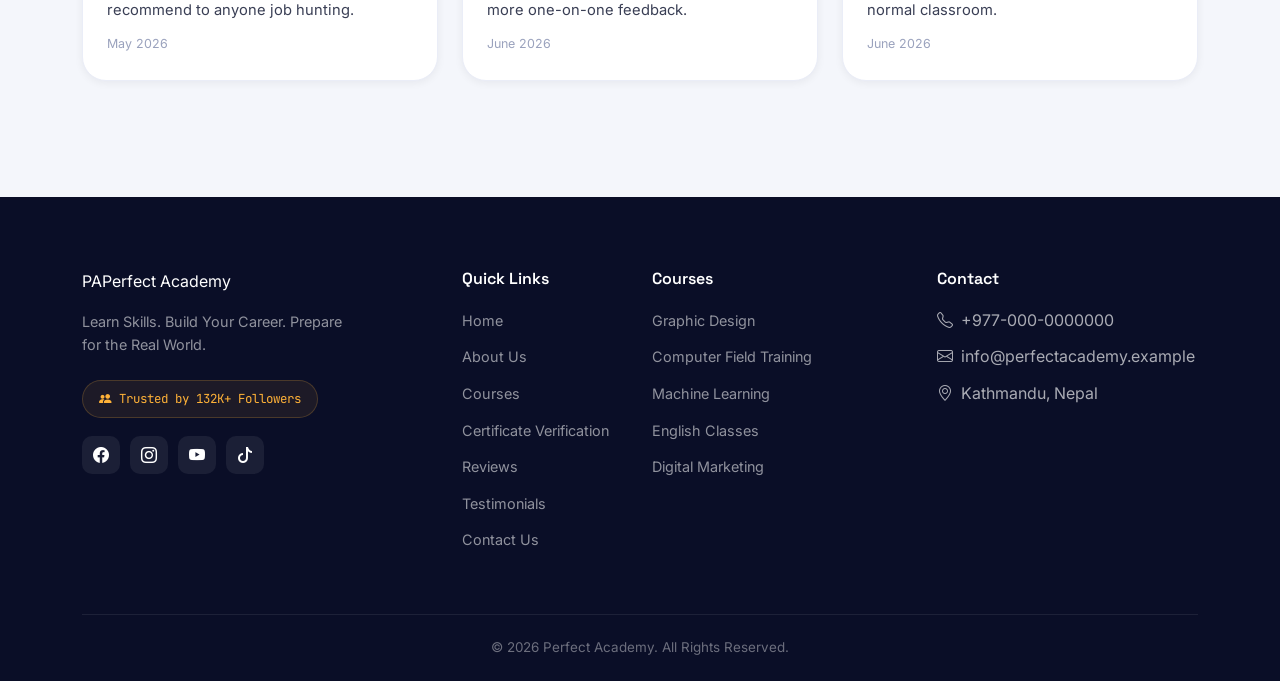
<file: reviews.html>
<!DOCTYPE html>
<html lang="en">
<head>
<meta charset="UTF-8">
<meta name="viewport" content="width=device-width, initial-scale=1.0">
<title>Reviews | Perfect Academy</title>
<meta name="description" content="See what students say about Perfect Academy. Read reviews and share your own experience.">

<link rel="preconnect" href="https://fonts.googleapis.com">
<link href="https://fonts.googleapis.com/css2?family=Space+Grotesk:wght@500;600;700&family=Inter:wght@400;500;600;700&family=JetBrains+Mono:wght@400;500;700&display=swap" rel="stylesheet">
<link href="https://cdn.jsdelivr.net/npm/bootstrap@5.3.3/dist/css/bootstrap.min.css" rel="stylesheet">
<link rel="stylesheet" href="https://cdn.jsdelivr.net/npm/bootstrap-icons@1.11.3/font/bootstrap-icons.css">
<link rel="stylesheet" href="style.css">
<link rel="stylesheet" href="responsive.css">
</head>
<body>

<!-- ================= NAVBAR ================= -->
<nav class="navbar navbar-expand-lg pa-navbar">
  <div class="container">
    <a class="navbar-brand" href="index.html"><span class="brand-mark"><img src="./Logo.png" alt=""></span> Perfect Academy</a>
    <button class="navbar-toggler" type="button" data-bs-toggle="collapse" data-bs-target="#paNav">
      <i class="bi bi-list fs-2"></i>
    </button>
    <div class="collapse navbar-collapse" id="paNav">
      <ul class="navbar-nav mx-auto">
        <li class="nav-item"><a class="nav-link" href="index.html">Home</a></li>
        <li class="nav-item"><a class="nav-link" href="about.html">About Us</a></li>
        <li class="nav-item"><a class="nav-link" href="courses.html">Courses</a></li>
        <li class="nav-item"><a class="nav-link" href="certificate.html">Certificate Verification</a></li>
        <li class="nav-item"><a class="nav-link" href="reviews.html">Reviews</a></li>
        <li class="nav-item"><a class="nav-link" href="testimonials.html">Testimonials</a></li>
        <li class="nav-item"><a class="nav-link" href="contact.html">Contact Us</a></li>
      </ul>
      <a href="contact.html" class="btn btn-cta btn-sm-pa d-lg-inline-flex">Enroll Now</a>
    </div>
  </div>
</nav>

<!-- ================= PAGE HEADER ================= -->
<header class="page-header">
  <div class="container">
    <div class="breadcrumb-pa"><a href="index.html">Home</a> / Reviews</div>
    <h1>Student Reviews</h1>
    <p>Real feedback from learners who built practical, career-ready skills with us.</p>
  </div>
</header>

<!-- ================= RATING SUMMARY ================= -->
<section class="section-pad">
  <div class="container">
    <div class="row g-4">
      <div class="col-lg-4 reveal">
        <div class="rating-summary">
          <div class="rating-big">4.9<span style="font-size:1.4rem; color:var(--gray-400);">/5</span></div>
          <div class="tstars mb-2" style="font-size:1.1rem;">
            <i class="bi bi-star-fill"></i><i class="bi bi-star-fill"></i><i class="bi bi-star-fill"></i><i class="bi bi-star-fill"></i><i class="bi bi-star-fill"></i>
          </div>
          <p class="section-sub mb-0">Overall Rating from 2,400+ learners</p>
        </div>
      </div>
      <div class="col-lg-8 reveal">
        <div class="pa-card p-4 p-lg-5 h-100">
          <h5 class="font-display mb-4">Rating Breakdown</h5>
          <div class="rating-bar-row">
            <span>5 Stars</span>
            <div class="rating-bar-track"><div class="rating-bar-fill" data-width="88" style="width:0;"></div></div>
            <span>88%</span>
          </div>
          <div class="rating-bar-row">
            <span>4 Stars</span>
            <div class="rating-bar-track"><div class="rating-bar-fill" data-width="8" style="width:0;"></div></div>
            <span>8%</span>
          </div>
          <div class="rating-bar-row">
            <span>3 Stars</span>
            <div class="rating-bar-track"><div class="rating-bar-fill" data-width="3" style="width:0;"></div></div>
            <span>3%</span>
          </div>
          <div class="rating-bar-row">
            <span>2 Stars</span>
            <div class="rating-bar-track"><div class="rating-bar-fill" data-width="1" style="width:0;"></div></div>
            <span>1%</span>
          </div>
          <div class="rating-bar-row">
            <span>1 Star</span>
            <div class="rating-bar-track"><div class="rating-bar-fill" data-width="0" style="width:0;"></div></div>
            <span>0%</span>
          </div>
        </div>
      </div>
    </div>
  </div>
</section>

<!-- ================= REVIEW CARDS ================= -->
<section class="section-pad" style="background:var(--gray-50);">
  <div class="container">
    <div class="d-flex flex-wrap justify-content-between align-items-end mb-5 reveal">
      <div>
        <div class="section-eyebrow">Learner Feedback</div>
        <h2 class="section-title mb-0">What Students Are Saying</h2>
      </div>
      <button type="button" class="btn btn-outline-pa d-none d-md-inline-flex" data-bs-toggle="collapse" data-bs-target="#writeReviewForm">
        <i class="bi bi-pencil-square"></i> Write a Review
      </button>
    </div>

    <div class="row g-4">
      <div class="col-md-6 col-lg-4 reveal">
        <div class="review-card">
          <div class="rc-head mb-2">
            <div class="d-flex align-items-center gap-2">
              <div class="avatar-initial" style="background:var(--royal-600);">SK</div>
              <div>
                <h6 class="mb-0">Sushant Karki</h6>
                <small class="section-sub">Computer Field Training</small>
              </div>
            </div>
          </div>
          <div class="tstars mb-2"><i class="bi bi-star-fill"></i><i class="bi bi-star-fill"></i><i class="bi bi-star-fill"></i><i class="bi bi-star-fill"></i><i class="bi bi-star-fill"></i></div>
          <p class="mb-2" style="font-size:0.92rem; color:var(--gray-700);">The practical, hands-on approach helped me understand computers far better than any theory class ever did.</p>
          <small class="rdate">March 2026</small>
        </div>
      </div>
      <div class="col-md-6 col-lg-4 reveal">
        <div class="review-card">
          <div class="rc-head mb-2">
            <div class="d-flex align-items-center gap-2">
              <div class="avatar-initial" style="background:var(--indigo-500);">AG</div>
              <div>
                <h6 class="mb-0">Anisha Gurung</h6>
                <small class="section-sub">Machine Learning</small>
              </div>
            </div>
          </div>
          <div class="tstars mb-2"><i class="bi bi-star-fill"></i><i class="bi bi-star-fill"></i><i class="bi bi-star-fill"></i><i class="bi bi-star-fill"></i><i class="bi bi-star-fill"></i></div>
          <p class="mb-2" style="font-size:0.92rem; color:var(--gray-700);">I finally understand how machine learning actually works in practice, not just in theory. Great instructors.</p>
          <small class="rdate">April 2026</small>
        </div>
      </div>
      <div class="col-md-6 col-lg-4 reveal">
        <div class="review-card">
          <div class="rc-head mb-2">
            <div class="d-flex align-items-center gap-2">
              <div class="avatar-initial" style="background:var(--amber-500);">RS</div>
              <div>
                <h6 class="mb-0">Rita Shrestha</h6>
                <small class="section-sub">Digital Marketing</small>
              </div>
            </div>
          </div>
          <div class="tstars mb-2"><i class="bi bi-star-fill"></i><i class="bi bi-star-fill"></i><i class="bi bi-star-fill"></i><i class="bi bi-star-fill"></i><i class="bi bi-star-half"></i></div>
          <p class="mb-2" style="font-size:0.92rem; color:var(--gray-700);">I started freelancing in digital marketing right after finishing this course. Genuinely career-changing.</p>
          <small class="rdate">May 2026</small>
        </div>
      </div>
      <div class="col-md-6 col-lg-4 reveal">
        <div class="review-card">
          <div class="rc-head mb-2">
            <div class="d-flex align-items-center gap-2">
              <div class="avatar-initial" style="background:var(--royal-600);">PT</div>
              <div>
                <h6 class="mb-0">Prashant Thapa</h6>
                <small class="section-sub">English Classes</small>
              </div>
            </div>
          </div>
          <div class="tstars mb-2"><i class="bi bi-star-fill"></i><i class="bi bi-star-fill"></i><i class="bi bi-star-fill"></i><i class="bi bi-star-fill"></i><i class="bi bi-star-fill"></i></div>
          <p class="mb-2" style="font-size:0.92rem; color:var(--gray-700);">My confidence speaking English in interviews improved massively. Highly recommend to anyone job hunting.</p>
          <small class="rdate">May 2026</small>
        </div>
      </div>
      <div class="col-md-6 col-lg-4 reveal">
        <div class="review-card">
          <div class="rc-head mb-2">
            <div class="d-flex align-items-center gap-2">
              <div class="avatar-initial" style="background:var(--indigo-500);">BA</div>
              <div>
                <h6 class="mb-0">Bikash Adhikari</h6>
                <small class="section-sub">Graphic Design</small>
              </div>
            </div>
          </div>
          <div class="tstars mb-2"><i class="bi bi-star-fill"></i><i class="bi bi-star-fill"></i><i class="bi bi-star-fill"></i><i class="bi bi-star-fill"></i></div>
          <p class="mb-2" style="font-size:0.92rem; color:var(--gray-700);">Solid course structure and useful design projects for my portfolio. Would love even more one-on-one feedback.</p>
          <small class="rdate">June 2026</small>
        </div>
      </div>
      <div class="col-md-6 col-lg-4 reveal">
        <div class="review-card">
          <div class="rc-head mb-2">
            <div class="d-flex align-items-center gap-2">
              <div class="avatar-initial" style="background:var(--amber-500);">KM</div>
              <div>
                <h6 class="mb-0">Kiran Magar</h6>
                <small class="section-sub">Computer Field Training</small>
              </div>
            </div>
          </div>
          <div class="tstars mb-2"><i class="bi bi-star-fill"></i><i class="bi bi-star-fill"></i><i class="bi bi-star-fill"></i><i class="bi bi-star-fill"></i><i class="bi bi-star-fill"></i></div>
          <p class="mb-2" style="font-size:0.92rem; color:var(--gray-700);">Field visits gave me real workplace exposure I couldn't have gotten from a normal classroom.</p>
          <small class="rdate">June 2026</small>
        </div>
      </div>
    </div>
  </div>
</section>

<!-- ================= WRITE A REVIEW FORM ================= -->
<section class="section-pad collapse" id="writeReviewForm">
  <div class="container">
    <div class="row">
      <div class="col-lg-7 mx-auto">
        <div class="contact-form-card reveal">
          <h3 class="font-display h4 mb-4">Write a Review</h3>
          <div id="reviewSuccessMsg" class="alert alert-success" style="display:none; border-radius:var(--r-sm);">
            <i class="bi bi-check-circle-fill me-2"></i>Thank you! Your review has been submitted (demo only).
          </div>
          <form id="reviewForm" novalidate>
            <div class="row g-3">
              <div class="col-md-6">
                <label class="form-label-pa">Full Name</label>
                <input type="text" class="form-control-pa" id="rv_name" required>
              </div>
              <div class="col-md-6">
                <label class="form-label-pa">Course</label>
                <select class="form-control-pa" id="rv_course" required>
                  <option value="">Select a course</option>
                  <option>Graphic Design</option>
                  <option>Computer Field Training</option>
                  <option>Machine Learning</option>
                  <option>English Classes</option>
                  <option>Digital Marketing</option>
                </select>
              </div>
              <div class="col-12">
                <label class="form-label-pa">Your Rating</label>
                <div id="starRating" style="font-size:1.6rem; color:var(--amber-500); cursor:pointer;">
                  <i class="bi bi-star" data-value="1"></i>
                  <i class="bi bi-star" data-value="2"></i>
                  <i class="bi bi-star" data-value="3"></i>
                  <i class="bi bi-star" data-value="4"></i>
                  <i class="bi bi-star" data-value="5"></i>
                </div>
                <input type="hidden" id="ratingValue">
                <div id="starRatingError" class="invalid-feedback-pa" style="display:none;">Please select a star rating.</div>
              </div>
              <div class="col-12">
                <label class="form-label-pa">Your Review</label>
                <textarea class="form-control-pa" id="rv_text" rows="4" required></textarea>
              </div>
              <div class="col-12">
                <button type="submit" class="btn btn-primary-pa">Submit Review</button>
              </div>
            </div>
          </form>
        </div>
      </div>
    </div>
  </div>
</section>

<!-- ================= FOOTER ================= -->
<footer class="pa-footer">
  <div class="container">
    <div class="row g-4">
      <div class="col-lg-4">
        <div class="foot-brand">
          <a href="index.html" class="navbar-brand text-white mb-3 d-inline-flex"><span class="brand-mark">PA</span> Perfect Academy</a>
          <p>Learn Skills. Build Your Career. Prepare for the Real World.</p>
          <div class="foot-trust"><i class="bi bi-people-fill"></i> Trusted by 132K+ Followers</div>
          <div class="social-row">
            <a href="#"><i class="bi bi-facebook"></i></a>
            <a href="#"><i class="bi bi-instagram"></i></a>
            <a href="#"><i class="bi bi-youtube"></i></a>
            <a href="#"><i class="bi bi-tiktok"></i></a>
          </div>
        </div>
      </div>
      <div class="col-6 col-lg-2">
        <h6>Quick Links</h6>
        <ul>
          <li><a href="index.html">Home</a></li>
          <li><a href="about.html">About Us</a></li>
          <li><a href="courses.html">Courses</a></li>
          <li><a href="certificate.html">Certificate Verification</a></li>
          <li><a href="reviews.html">Reviews</a></li>
          <li><a href="testimonials.html">Testimonials</a></li>
          <li><a href="contact.html">Contact Us</a></li>
        </ul>
      </div>
      <div class="col-6 col-lg-3">
        <h6>Courses</h6>
        <ul>
          <li><a href="courses.html">Graphic Design</a></li>
          <li><a href="courses.html">Computer Field Training</a></li>
          <li><a href="courses.html">Machine Learning</a></li>
          <li><a href="courses.html">English Classes</a></li>
          <li><a href="courses.html">Digital Marketing</a></li>
        </ul>
      </div>
      <div class="col-lg-3">
        <h6>Contact</h6>
        <ul>
          <li><i class="bi bi-telephone me-2"></i>+977-000-0000000</li>
          <li><i class="bi bi-envelope me-2"></i>info@perfectacademy.example</li>
          <li><i class="bi bi-geo-alt me-2"></i>Kathmandu, Nepal</li>
        </ul>
      </div>
    </div>
    <div class="foot-bottom">© 2026 Perfect Academy. All Rights Reserved.</div>
  </div>
</footer>

<button id="backToTop" aria-label="Back to top"><i class="bi bi-arrow-up"></i></button>

<script src="https://code.jquery.com/jquery-3.7.1.min.js"></script>
<script src="https://cdn.jsdelivr.net/npm/bootstrap@5.3.3/dist/js/bootstrap.bundle.min.js"></script>
<script src="main.js"></script>
<script src="reviews.js"></script>
</body>
</html>
</file>
<file: style.css>
/* =========================================================
   PERFECT ACADEMY — MAIN STYLESHEET
   Design tokens + global + components
   ========================================================= */

:root{
  /* ---- Color tokens ---- */
  --navy-950:#0A0E27;
  --navy-900:#111634;
  --navy-800:#1A2049;
  --royal-600:#2F49E0;
  --royal-500:#3E5CFA;
  --indigo-500:#5B4FE0;
  --sky-400:#4FA3FF;
  --amber-400:#FFB238;
  --amber-500:#FF9A0E;
  --white:#FFFFFF;
  --gray-25:#FAFBFD;
  --gray-50:#F4F6FB;
  --gray-100:#EAEDF7;
  --gray-200:#DDE2F0;
  --gray-400:#9AA2BD;
  --gray-500:#667085;
  --gray-700:#3A3F55;
  --gray-900:#0F1222;

  /* ---- Type ---- */
  --font-display:'Space Grotesk', sans-serif;
  --font-body:'Inter', sans-serif;
  --font-mono:'JetBrains Mono', monospace;

  /* ---- Elevation ---- */
  --shadow-sm: 0 2px 8px rgba(15,18,34,0.06);
  --shadow-md: 0 8px 24px rgba(15,18,34,0.10);
  --shadow-lg: 0 20px 48px rgba(15,18,34,0.16);
  --shadow-glow: 0 0 0 1px rgba(79,163,255,0.15), 0 12px 32px rgba(47,73,224,0.18);

  /* ---- Radius ---- */
  --r-sm:10px;
  --r-md:16px;
  --r-lg:24px;
  --r-pill:999px;
}

*{ box-sizing:border-box; }
html{ scroll-behavior:smooth; }
body{
  font-family:var(--font-body);
  color:var(--gray-900);
  background:var(--white);
  line-height:1.6;
  -webkit-font-smoothing:antialiased;
  overflow-x:hidden;
}
h1,h2,h3,h4,.font-display{
  font-family:var(--font-display);
  font-weight:600;
  letter-spacing:-0.02em;
  color:var(--navy-950);
}
a{ text-decoration:none; color:inherit; }
img{ max-width:100%; }
.mono{ font-family:var(--font-mono); }

::selection{ background:var(--amber-400); color:var(--navy-950); }

.section-pad{ padding:96px 0; }
@media (max-width:767.98px){ .section-pad{ padding:64px 0; } }

.section-eyebrow{
  display:inline-flex;
  align-items:center;
  gap:8px;
  font-family:var(--font-mono);
  font-size:0.72rem;
  letter-spacing:0.14em;
  text-transform:uppercase;
  color:var(--royal-600);
  background:rgba(47,73,224,0.08);
  border:1px solid rgba(47,73,224,0.18);
  padding:6px 14px;
  border-radius:var(--r-pill);
  margin-bottom:18px;
}
.section-eyebrow::before{
  content:'';
  width:6px; height:6px;
  border-radius:50%;
  background:var(--amber-400);
  box-shadow:0 0 0 3px rgba(255,178,56,0.25);
}
.section-title{
  font-size:clamp(1.8rem, 3vw, 2.6rem);
  margin-bottom:16px;
}
.section-sub{
  color:var(--gray-500);
  font-size:1.05rem;
  max-width:640px;
}

/* ---------- Buttons ---------- */
.btn{
  font-family:var(--font-display);
  font-weight:600;
  border-radius:var(--r-pill);
  padding:13px 28px;
  font-size:0.95rem;
  border:none;
  transition:all .25s ease;
  display:inline-flex;
  align-items:center;
  gap:8px;
}
.btn-primary-pa{
  background:linear-gradient(135deg,var(--royal-600),var(--indigo-500));
  color:var(--white);
  box-shadow:0 10px 24px rgba(47,73,224,0.28);
}
.btn-primary-pa:hover{
  transform:translateY(-2px);
  box-shadow:0 14px 30px rgba(47,73,224,0.38);
  color:var(--white);
}
.btn-cta{
  background:linear-gradient(135deg,var(--amber-400),var(--amber-500));
  color:var(--navy-950);
  box-shadow:0 10px 24px rgba(255,154,14,0.32);
}
.btn-cta:hover{
  transform:translateY(-2px);
  box-shadow:0 14px 30px rgba(255,154,14,0.42);
  color:var(--navy-950);
}
.btn-outline-pa{
  background:transparent;
  color:var(--navy-950);
  border:1.5px solid var(--gray-200);
}
.btn-outline-pa:hover{
  border-color:var(--royal-600);
  color:var(--royal-600);
  background:rgba(47,73,224,0.05);
}
.btn-ghost-light{
  background:rgba(255,255,255,0.1);
  color:var(--white);
  border:1.5px solid rgba(255,255,255,0.3);
}
.btn-ghost-light:hover{
  background:rgba(255,255,255,0.18);
  color:var(--white);
}
.btn-sm-pa{ padding:9px 20px; font-size:0.85rem; }

/* ---------- Navbar ---------- */
.pa-navbar{
  position:fixed;
  top:0; left:0; right:0;
  z-index:1000;
  padding:20px 0;
  background:transparent;
  transition:all .35s ease;
}
.pa-navbar.scrolled{
  background:rgba(255,255,255,0.92);
  backdrop-filter:blur(14px);
  padding:12px 0;
  box-shadow:0 4px 24px rgba(15,18,34,0.08);
}
.pa-navbar .navbar-brand{
  font-family:var(--font-display);
  font-weight:700;
  font-size:1.35rem;
  color:var(--navy-950);
  display:flex;
  align-items:center;
  gap:10px;
}
.pa-navbar .brand-mark{
  width:38px; height:38px;
  border-radius:11px;
  background:linear-gradient(135deg,var(--royal-600),var(--indigo-500));
  display:flex; align-items:center; justify-content:center;
  color:#fff; font-weight:700; font-size:1.05rem;
  box-shadow:0 6px 16px rgba(47,73,224,0.35);
}
.pa-navbar .nav-link{
  font-family:var(--font-body);
  font-weight:500;
  font-size:0.95rem;
  color:var(--gray-700);
  padding:10px 16px !important;
  border-radius:var(--r-pill);
  transition:all .2s ease;
  position:relative;
}
.pa-navbar .nav-link:hover,
.pa-navbar .nav-link.active{
  color:var(--royal-600);
  background:rgba(47,73,224,0.07);
}
.pa-navbar .navbar-toggler{
  border:none;
  padding:6px 10px;
}
.pa-navbar .navbar-toggler:focus{ box-shadow:none; }

/* ---------- Hero ---------- */
.hero{
  position:relative;
  background:radial-gradient(circle at 15% 20%, #16204F 0%, var(--navy-950) 55%);
  color:var(--white);
  padding:170px 0 120px;
  overflow:hidden;
}
.hero::before{
  content:'';
  position:absolute; inset:0;
  background-image:
    linear-gradient(rgba(255,255,255,0.04) 1px, transparent 1px),
    linear-gradient(90deg, rgba(255,255,255,0.04) 1px, transparent 1px);
  background-size:48px 48px;
  mask-image:radial-gradient(circle at 70% 30%, black, transparent 70%);
}
.hero .eyebrow-badge{
  display:inline-flex; align-items:center; gap:10px;
  font-family:var(--font-mono);
  font-size:0.78rem;
  letter-spacing:0.08em;
  background:rgba(255,255,255,0.08);
  border:1px solid rgba(255,255,255,0.18);
  padding:8px 16px;
  border-radius:var(--r-pill);
  margin-bottom:24px;
  color:var(--sky-400);
}
.hero h1{
  color:var(--white);
  font-size:clamp(2.3rem, 4.4vw, 3.6rem);
  line-height:1.12;
  margin-bottom:22px;
}
.hero h1 span{
  background:linear-gradient(90deg,var(--sky-400),var(--amber-400));
  -webkit-background-clip:text;
  background-clip:text;
  color:transparent;
}
.hero p.lead-text{
  color:rgba(255,255,255,0.72);
  font-size:1.08rem;
  max-width:520px;
  margin-bottom:32px;
}
.hero .slogan-strip{
  margin-top:36px;
  padding:16px 20px;
  border-left:3px solid var(--amber-400);
  background:rgba(255,255,255,0.05);
  border-radius:0 var(--r-sm) var(--r-sm) 0;
  font-family:var(--font-mono);
  font-size:0.85rem;
  color:rgba(255,255,255,0.85);
  max-width:520px;
}
.hero-visual{
  position:relative;
  height:460px;
}
.hero-panel{
  position:absolute;
  background:rgba(255,255,255,0.06);
  border:1px solid rgba(255,255,255,0.14);
  backdrop-filter:blur(6px);
  border-radius:var(--r-lg);
  box-shadow:var(--shadow-lg);
}
.hp-main{
  width:78%; height:78%;
  top:8%; left:10%;
  padding:26px;
  display:flex; flex-direction:column; justify-content:space-between;
}
.hp-main .code-dots span{
  width:9px; height:9px; border-radius:50%;
  display:inline-block; margin-right:6px;
}
.hp-main .dot-r{ background:#FF6B6B; }
.hp-main .dot-y{ background:#FFD166; }
.hp-main .dot-g{ background:#5FD88F; }
.hp-main .code-line{
  height:9px; border-radius:4px;
  background:rgba(255,255,255,0.14);
  margin-bottom:11px;
}
.float-chip{
  position:absolute;
  background:var(--white);
  color:var(--navy-950);
  border-radius:var(--r-md);
  box-shadow:var(--shadow-lg);
  padding:14px 18px;
  display:flex; align-items:center; gap:10px;
  font-family:var(--font-display);
  font-weight:600;
  font-size:0.9rem;
  animation:floaty 5s ease-in-out infinite;
}
.float-chip .chip-ico{
  width:36px; height:36px; border-radius:10px;
  display:flex; align-items:center; justify-content:center;
  font-size:1.1rem;
}
.chip-1{ top:0; right:0; animation-delay:0s; }
.chip-1 .chip-ico{ background:rgba(79,163,255,0.15); color:var(--sky-400); }
.chip-2{ bottom:6%; left:0; animation-delay:1.2s; }
.chip-2 .chip-ico{ background:rgba(255,178,56,0.18); color:var(--amber-500); }
.chip-3{ bottom:28%; right:-6%; animation-delay:2.1s; }
.chip-3 .chip-ico{ background:rgba(91,79,224,0.18); color:var(--indigo-500); }
@keyframes floaty{
  0%,100%{ transform:translateY(0); }
  50%{ transform:translateY(-14px); }
}
@media (max-width:991.98px){ .hero-visual{ display:none; } }

/* ---------- Trust / stats ---------- */
.trust-strip{
  background:var(--navy-950);
  padding:0;
  position:relative;
  margin-top:-1px;
}
.trust-inner{
  background:linear-gradient(135deg, var(--navy-900), var(--navy-950));
  border-top:1px solid rgba(255,255,255,0.08);
  padding:44px 0;
}
.trust-hero-figure{
  text-align:center;
  padding:28px 20px 56px;
}
.trust-hero-figure .big-num{
  font-family:var(--font-mono);
  font-weight:700;
  font-size:clamp(2.6rem,7vw,4.6rem);
  background:linear-gradient(90deg,var(--sky-400),var(--amber-400));
  -webkit-background-clip:text; background-clip:text; color:transparent;
  line-height:1;
}
.trust-hero-figure .big-label{
  font-family:var(--font-display);
  color:rgba(255,255,255,0.85);
  font-size:1.1rem;
  margin-top:10px;
  letter-spacing:0.02em;
}
.stat-card{
  text-align:center;
  color:var(--white);
  padding:20px 10px;
  border-left:1px solid rgba(255,255,255,0.09);
}
.stat-card:first-child{ border-left:none; }
.stat-card .stat-num{
  font-family:var(--font-mono);
  font-weight:700;
  font-size:1.9rem;
  color:var(--white);
}
.stat-card .stat-label{
  color:rgba(255,255,255,0.55);
  font-size:0.85rem;
  margin-top:4px;
}
@media (max-width:767.98px){
  .stat-card{ border-left:none; border-top:1px solid rgba(255,255,255,0.09); }
  .stat-card:first-child{ border-top:none; }
}

/* ---------- About / process ---------- */
.process-track{
  display:flex;
  justify-content:space-between;
  position:relative;
  margin-top:50px;
}
.process-track::before{
  content:'';
  position:absolute;
  top:26px; left:6%; right:6%;
  height:2px;
  background:repeating-linear-gradient(90deg, var(--gray-200) 0 8px, transparent 8px 16px);
}
.process-step{
  position:relative;
  text-align:center;
  width:22%;
}
.process-step .step-dot{
  width:54px; height:54px;
  border-radius:50%;
  background:var(--white);
  border:2px solid var(--royal-600);
  color:var(--royal-600);
  display:flex; align-items:center; justify-content:center;
  margin:0 auto 18px;
  font-family:var(--font-mono);
  font-weight:700;
  position:relative; z-index:2;
  font-size:1.05rem;
}
.process-step h5{
  font-family:var(--font-display);
  font-weight:600;
  margin-bottom:6px;
}
.process-step p{ color:var(--gray-500); font-size:0.9rem; }
@media (max-width:767.98px){
  .process-track{ flex-direction:column; gap:32px; }
  .process-track::before{ display:none; }
  .process-step{ width:100%; }
}

/* ---------- Cards general ---------- */
.pa-card{
  background:var(--white);
  border-radius:var(--r-lg);
  border:1px solid var(--gray-100);
  box-shadow:var(--shadow-sm);
  transition:all .3s ease;
  height:100%;
}
.pa-card:hover{
  transform:translateY(-6px);
  box-shadow:var(--shadow-lg);
  border-color:transparent;
}

/* ---------- Course cards ---------- */
.course-card{
  padding:0;
  overflow:hidden;
}
.course-card .course-thumb{
  height:150px;
  background:linear-gradient(135deg,var(--royal-600),var(--indigo-500));
  display:flex; align-items:center; justify-content:center;
  position:relative;
}
.course-card .course-thumb i{ font-size:2.6rem; color:rgba(255,255,255,0.9); }
.course-card .course-thumb .badge-cat{
  position:absolute; top:14px; left:14px;
  background:rgba(255,255,255,0.18);
  backdrop-filter:blur(4px);
  color:#fff;
  font-family:var(--font-mono);
  font-size:0.68rem;
  letter-spacing:0.06em;
  text-transform:uppercase;
  padding:5px 12px;
  border-radius:var(--r-pill);
}
.course-card .course-body{ padding:24px; }
.course-card h5{
  font-family:var(--font-display);
  font-weight:600;
  margin-bottom:10px;
}
.course-card p{ color:var(--gray-500); font-size:0.92rem; margin-bottom:16px; }
.course-card .course-meta{
  display:flex; gap:14px; margin-bottom:18px;
  font-size:0.8rem; color:var(--gray-500);
}
.course-card .course-meta span{ display:flex; align-items:center; gap:5px; }
.course-card .course-meta i{ color:var(--royal-600); }
.course-card .btn{ width:100%; justify-content:center; }

.thumb-1{ background:linear-gradient(135deg,#2F49E0,#5B4FE0); }
.thumb-2{ background:linear-gradient(135deg,#1A2049,#2F49E0); }
.thumb-3{ background:linear-gradient(135deg,#5B4FE0,#4FA3FF); }
.thumb-4{ background:linear-gradient(135deg,#0A0E27,#1A2049); }
.thumb-5{ background:linear-gradient(135deg,#FF9A0E,#FFB238); }

/* Filter pills for courses page */
.filter-pills{ display:flex; flex-wrap:wrap; gap:10px; margin-bottom:40px; }
.filter-pill{
  padding:9px 20px;
  border-radius:var(--r-pill);
  border:1.5px solid var(--gray-200);
  font-family:var(--font-display);
  font-weight:500;
  font-size:0.88rem;
  color:var(--gray-700);
  background:var(--white);
  cursor:pointer;
  transition:all .2s ease;
}
.filter-pill:hover{ border-color:var(--royal-600); color:var(--royal-600); }
.filter-pill.active{
  background:linear-gradient(135deg,var(--royal-600),var(--indigo-500));
  border-color:transparent;
  color:#fff;
}

/* ---------- Feature cards (why choose) ---------- */
.feature-card{ padding:32px 26px; }
.feature-card .feature-ico{
  width:52px; height:52px;
  border-radius:14px;
  background:rgba(47,73,224,0.08);
  color:var(--royal-600);
  display:flex; align-items:center; justify-content:center;
  font-size:1.3rem;
  margin-bottom:20px;
}
.feature-card h5{ font-family:var(--font-display); margin-bottom:8px; font-weight:600; }
.feature-card p{ color:var(--gray-500); font-size:0.92rem; margin:0; }

/* ---------- Dark section (career / cta) ---------- */
.dark-section{
  background:radial-gradient(circle at 80% 20%, #1A2049 0%, var(--navy-950) 60%);
  color:var(--white);
  position:relative;
  overflow:hidden;
}
.dark-section h2{ color:var(--white); }
.dark-section .section-sub{ color:rgba(255,255,255,0.65); }

/* ---------- Testimonials / reviews ---------- */
.testimonial-card{
  background:var(--white);
  border-radius:var(--r-lg);
  border:1px solid var(--gray-100);
  padding:30px;
  margin:12px;
  box-shadow:var(--shadow-sm);
}
.testimonial-card .quote-mark{
  font-family:var(--font-display);
  font-size:2.6rem;
  color:var(--amber-400);
  line-height:1;
  margin-bottom:6px;
}
.testimonial-card p.tcontent{ color:var(--gray-700); font-size:0.95rem; margin-bottom:18px; }
.testimonial-user{ display:flex; align-items:center; gap:12px; }
.avatar-initial{
  width:46px; height:46px;
  border-radius:50%;
  display:flex; align-items:center; justify-content:center;
  font-family:var(--font-display); font-weight:700;
  color:#fff; font-size:1rem;
  flex-shrink:0;
}
.testimonial-user h6{ margin:0; font-family:var(--font-display); font-weight:600; font-size:0.95rem; }
.testimonial-user small{ color:var(--gray-500); font-size:0.78rem; }
.tstars{ color:var(--amber-500); font-size:0.82rem; margin-top:4px; }

.slick-dots{ bottom:-40px; }
.slick-dots li button:before{ font-size:9px; color:var(--gray-400); opacity:1; }
.slick-dots li.slick-active button:before{ color:var(--royal-600); }
.slick-prev, .slick-next{ z-index:2; }
.slick-prev:before, .slick-next:before{ color:var(--royal-600); font-size:26px; }

/* Reviews page */
.rating-summary{
  background:var(--white);
  border-radius:var(--r-lg);
  border:1px solid var(--gray-100);
  box-shadow:var(--shadow-sm);
  padding:36px;
  text-align:center;
}
.rating-summary .rating-big{
  font-family:var(--font-mono);
  font-weight:700;
  font-size:3.4rem;
  color:var(--navy-950);
}
.rating-bar-row{ display:flex; align-items:center; gap:10px; margin-bottom:8px; font-size:0.85rem; }
.rating-bar-row span:first-child{ width:44px; color:var(--gray-500); }
.rating-bar-track{
  flex:1; height:8px; border-radius:5px;
  background:var(--gray-100); overflow:hidden;
}
.rating-bar-fill{ height:100%; background:linear-gradient(90deg,var(--amber-500),var(--amber-400)); border-radius:5px; }
.rating-bar-row span:last-child{ width:34px; text-align:right; color:var(--gray-500); }

.review-card{
  background:var(--white);
  border-radius:var(--r-lg);
  border:1px solid var(--gray-100);
  padding:24px;
  box-shadow:var(--shadow-sm);
  margin-bottom:20px;
}
.review-card .rc-head{ display:flex; justify-content:space-between; align-items:flex-start; }
.review-card small.rdate{ color:var(--gray-400); font-size:0.78rem; }

/* ---------- Certificate verification ---------- */
.verify-panel{
  background:var(--white);
  border-radius:var(--r-lg);
  box-shadow:var(--shadow-lg);
  padding:40px;
  margin-top:-90px;
  position:relative;
  z-index:5;
}
@media (max-width:767.98px){ .verify-panel{ padding:24px; margin-top:-56px; } }
.verify-input-group{
  display:flex; gap:12px;
}
@media (max-width:575.98px){ .verify-input-group{ flex-direction:column; } }
.verify-input-group input{
  flex:1;
  border:1.5px solid var(--gray-200);
  border-radius:var(--r-pill);
  padding:14px 22px;
  font-family:var(--font-mono);
  font-size:0.95rem;
}
.verify-input-group input:focus{
  outline:none; border-color:var(--royal-600);
  box-shadow:0 0 0 4px rgba(47,73,224,0.1);
}
.verify-result{
  margin-top:28px;
  border-radius:var(--r-md);
  padding:26px;
  display:none;
}
.verify-result.show{ display:block; animation:fadeUp .4s ease; }
.verify-result.valid{
  background:rgba(45,180,120,0.07);
  border:1px solid rgba(45,180,120,0.25);
}
.verify-result.invalid{
  background:rgba(230,70,70,0.06);
  border:1px solid rgba(230,70,70,0.25);
}
.verify-badge{
  display:inline-flex; align-items:center; gap:8px;
  font-family:var(--font-display); font-weight:700;
  font-size:1.05rem;
  margin-bottom:16px;
}
.verify-badge.valid-badge{ color:#1E9A5C; }
.verify-badge.invalid-badge{ color:#D64545; }
.verify-grid{ display:grid; grid-template-columns:repeat(2,1fr); gap:14px; }
@media (max-width:575.98px){ .verify-grid{ grid-template-columns:1fr; } }
.verify-grid .vg-label{ font-size:0.74rem; text-transform:uppercase; letter-spacing:0.06em; color:var(--gray-500); font-family:var(--font-mono); }
.verify-grid .vg-value{ font-family:var(--font-display); font-weight:600; color:var(--navy-950); }

#certTable{ font-size:0.9rem; }
#certTable thead{ background:var(--gray-50); }
.status-pill{
  padding:4px 12px;
  border-radius:var(--r-pill);
  font-size:0.75rem;
  font-family:var(--font-mono);
  font-weight:600;
}
.status-pill.valid{ background:rgba(45,180,120,0.12); color:#1E9A5C; }
.status-pill.revoked{ background:rgba(230,70,70,0.1); color:#D64545; }

/* ---------- Contact ---------- */
.contact-info-card{
  background:var(--navy-950);
  color:#fff;
  border-radius:var(--r-lg);
  padding:36px;
}
.contact-info-card .ci-item{ display:flex; gap:16px; margin-bottom:24px; }
.contact-info-card .ci-ico{
  width:44px; height:44px; border-radius:12px;
  background:rgba(255,255,255,0.08);
  display:flex; align-items:center; justify-content:center;
  color:var(--sky-400); flex-shrink:0;
}
.contact-info-card h6{ margin-bottom:2px; font-family:var(--font-display); }
.contact-info-card p{ color:rgba(255,255,255,0.6); margin:0; font-size:0.9rem; }

.contact-form-card{
  background:var(--white);
  border-radius:var(--r-lg);
  border:1px solid var(--gray-100);
  box-shadow:var(--shadow-md);
  padding:36px;
}
.form-control-pa{
  border:1.5px solid var(--gray-200);
  border-radius:var(--r-sm);
  padding:12px 16px;
  font-size:0.92rem;
  width:100%;
}
.form-control-pa:focus{
  outline:none; border-color:var(--royal-600);
  box-shadow:0 0 0 4px rgba(47,73,224,0.1);
}
.form-label-pa{
  font-size:0.84rem; font-weight:600; color:var(--gray-700);
  margin-bottom:6px; display:block;
}
.invalid-feedback-pa{
  color:#D64545; font-size:0.78rem; margin-top:5px; display:none;
}
.is-invalid-pa{ border-color:#D64545 !important; }
.is-invalid-pa ~ .invalid-feedback-pa{ display:block; }

.map-placeholder{
  height:320px;
  border-radius:var(--r-lg);
  background:
    linear-gradient(rgba(10,14,39,0.75), rgba(10,14,39,0.75)),
    repeating-linear-gradient(45deg, #2F49E0 0 2px, transparent 2px 22px);
  display:flex; align-items:center; justify-content:center;
  color:#fff; text-align:center; flex-direction:column; gap:10px;
}

/* ---------- Footer ---------- */
.pa-footer{
  background:var(--navy-950);
  color:rgba(255,255,255,0.65);
  padding:72px 0 0;
}
.pa-footer h6{
  color:#fff;
  font-family:var(--font-display);
  font-weight:600;
  margin-bottom:20px;
  font-size:1rem;
}
.pa-footer ul{ list-style:none; padding:0; margin:0; }
.pa-footer ul li{ margin-bottom:11px; }
.pa-footer ul li a{ color:rgba(255,255,255,0.55); font-size:0.9rem; transition:color .2s; }
.pa-footer ul li a:hover{ color:var(--sky-400); }
.pa-footer .foot-brand p{ color:rgba(255,255,255,0.55); font-size:0.9rem; max-width:280px; }
.social-row{ display:flex; gap:10px; margin-top:18px; }
.social-row a{
  width:38px; height:38px; border-radius:10px;
  background:rgba(255,255,255,0.07);
  display:flex; align-items:center; justify-content:center;
  color:#fff; transition:all .2s;
}
.social-row a:hover{ background:var(--royal-600); transform:translateY(-3px); }
.foot-trust{
  display:inline-flex; align-items:center; gap:8px;
  font-family:var(--font-mono); font-size:0.78rem;
  color:var(--amber-400);
  background:rgba(255,178,56,0.08);
  border:1px solid rgba(255,178,56,0.2);
  padding:8px 16px; border-radius:var(--r-pill);
  margin-top:8px;
}
.foot-bottom{
  border-top:1px solid rgba(255,255,255,0.08);
  margin-top:50px;
  padding:22px 0;
  text-align:center;
  font-size:0.84rem;
  color:rgba(255,255,255,0.4);
}

/* ---------- Back to top ---------- */
#backToTop{
  position:fixed;
  bottom:28px; right:28px;
  width:48px; height:48px;
  border-radius:50%;
  background:linear-gradient(135deg,var(--royal-600),var(--indigo-500));
  color:#fff;
  display:flex; align-items:center; justify-content:center;
  box-shadow:var(--shadow-lg);
  border:none;
  opacity:0; visibility:hidden;
  transform:translateY(10px);
  transition:all .3s ease;
  z-index:999;
}
#backToTop.show{ opacity:1; visibility:visible; transform:translateY(0); }

/* ---------- Page header (sub-pages) ---------- */
.page-header{
  background:radial-gradient(circle at 20% 20%, #16204F 0%, var(--navy-950) 60%);
  color:#fff;
  padding:150px 0 70px;
  text-align:center;
  position:relative;
}
.page-header h1{ color:#fff; font-size:clamp(2rem,3.6vw,2.8rem); margin-bottom:12px; }
.page-header p{ color:rgba(255,255,255,0.65); max-width:560px; margin:0 auto; }
.breadcrumb-pa{
  font-family:var(--font-mono); font-size:0.8rem;
  color:var(--sky-400); margin-bottom:16px;
}
.breadcrumb-pa a{ color:rgba(255,255,255,0.55); }

/* ---------- Reveal on scroll ---------- */
.reveal{ opacity:0; transform:translateY(24px); transition:all .7s cubic-bezier(.2,.7,.3,1); }
.reveal.in{ opacity:1; transform:translateY(0); }

/* Value color helpers for course meta icons */
.text-royal{ color:var(--royal-600); }
.bg-soft-royal{ background:rgba(47,73,224,0.08); }
</file>
<file: responsive.css>
/* =========================================================
   PERFECT ACADEMY — RESPONSIVE ADJUSTMENTS
   ========================================================= */

/* Large tablets / small laptops */
@media (max-width: 1199.98px){
  .hero{ padding:150px 0 100px; }
  .verify-panel{ margin-top:-70px; }
}

/* Tablets */
@media (max-width: 991.98px){
  .hero{ text-align:center; }
  .hero p.lead-text{ margin-left:auto; margin-right:auto; }
  .hero .slogan-strip{ margin-left:auto; margin-right:auto; text-align:left; }
  .hero .hero-ctas{ justify-content:center; }
  .trust-hero-figure{ padding-bottom:40px; }
  .pa-navbar .navbar-collapse{
    background:#fff;
    margin-top:14px;
    padding:18px;
    border-radius:var(--r-md);
    box-shadow:var(--shadow-md);
  }
  .pa-navbar .nav-link{ color:var(--gray-700) !important; }
  .contact-info-card{ margin-bottom:26px; }
}

/* Phones */
@media (max-width: 767.98px){
  .section-title{ font-size:1.6rem; }
  .verify-panel{ margin-top:0; padding:22px; }
  .rating-summary{ margin-bottom:24px; }
  .filter-pills{ justify-content:center; }
  .verify-grid{ grid-template-columns:1fr; }
  .page-header{ padding:130px 0 56px; }
  #certTable_wrapper{ overflow-x:auto; }
}

/* Small phones */
@media (max-width: 575.98px){
  .btn{ padding:11px 22px; font-size:0.88rem; }
  .hero{ padding:130px 0 70px; }
  .trust-hero-figure .big-num{ font-size:2.4rem; }
  .stat-card .stat-num{ font-size:1.5rem; }
  .testimonial-card{ margin:8px 4px; padding:22px; }
}

/* Reduced motion */
@media (prefers-reduced-motion: reduce){
  *{ animation:none !important; transition:none !important; scroll-behavior:auto !important; }
}
</file>
